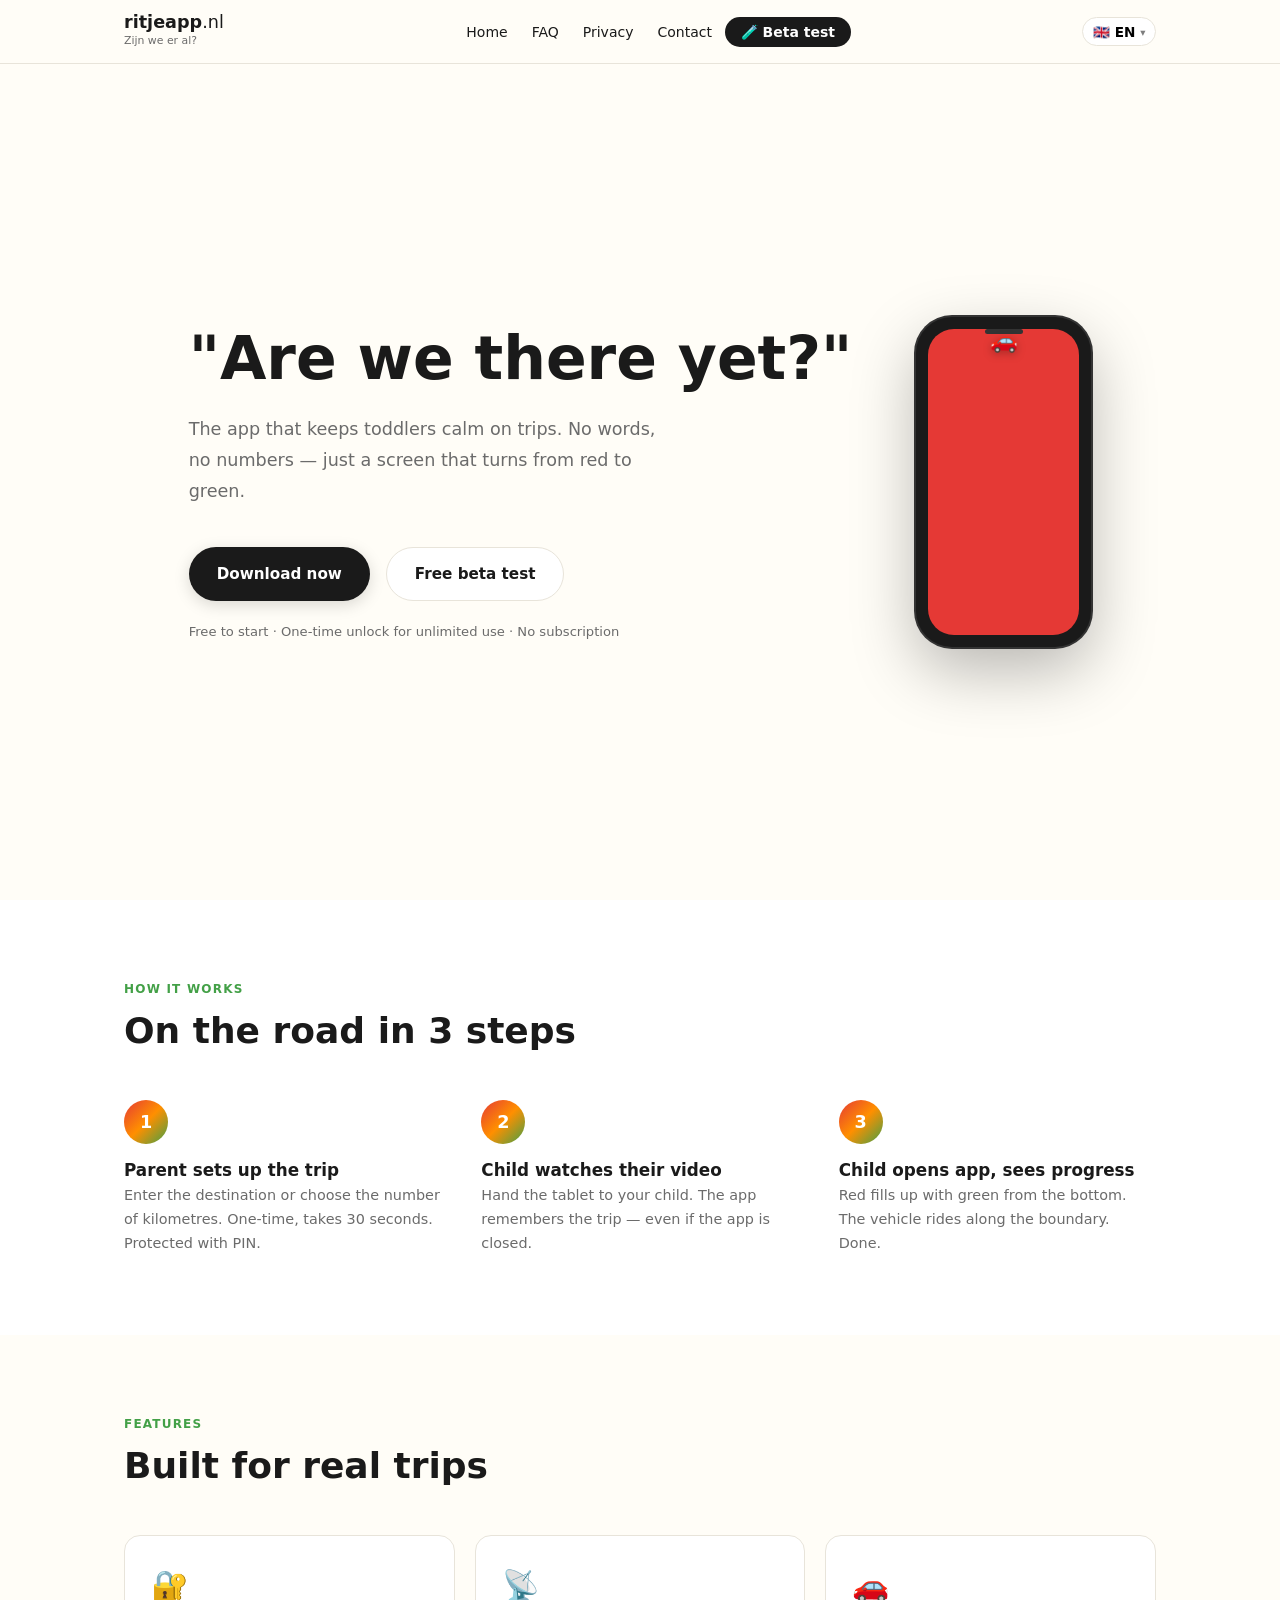
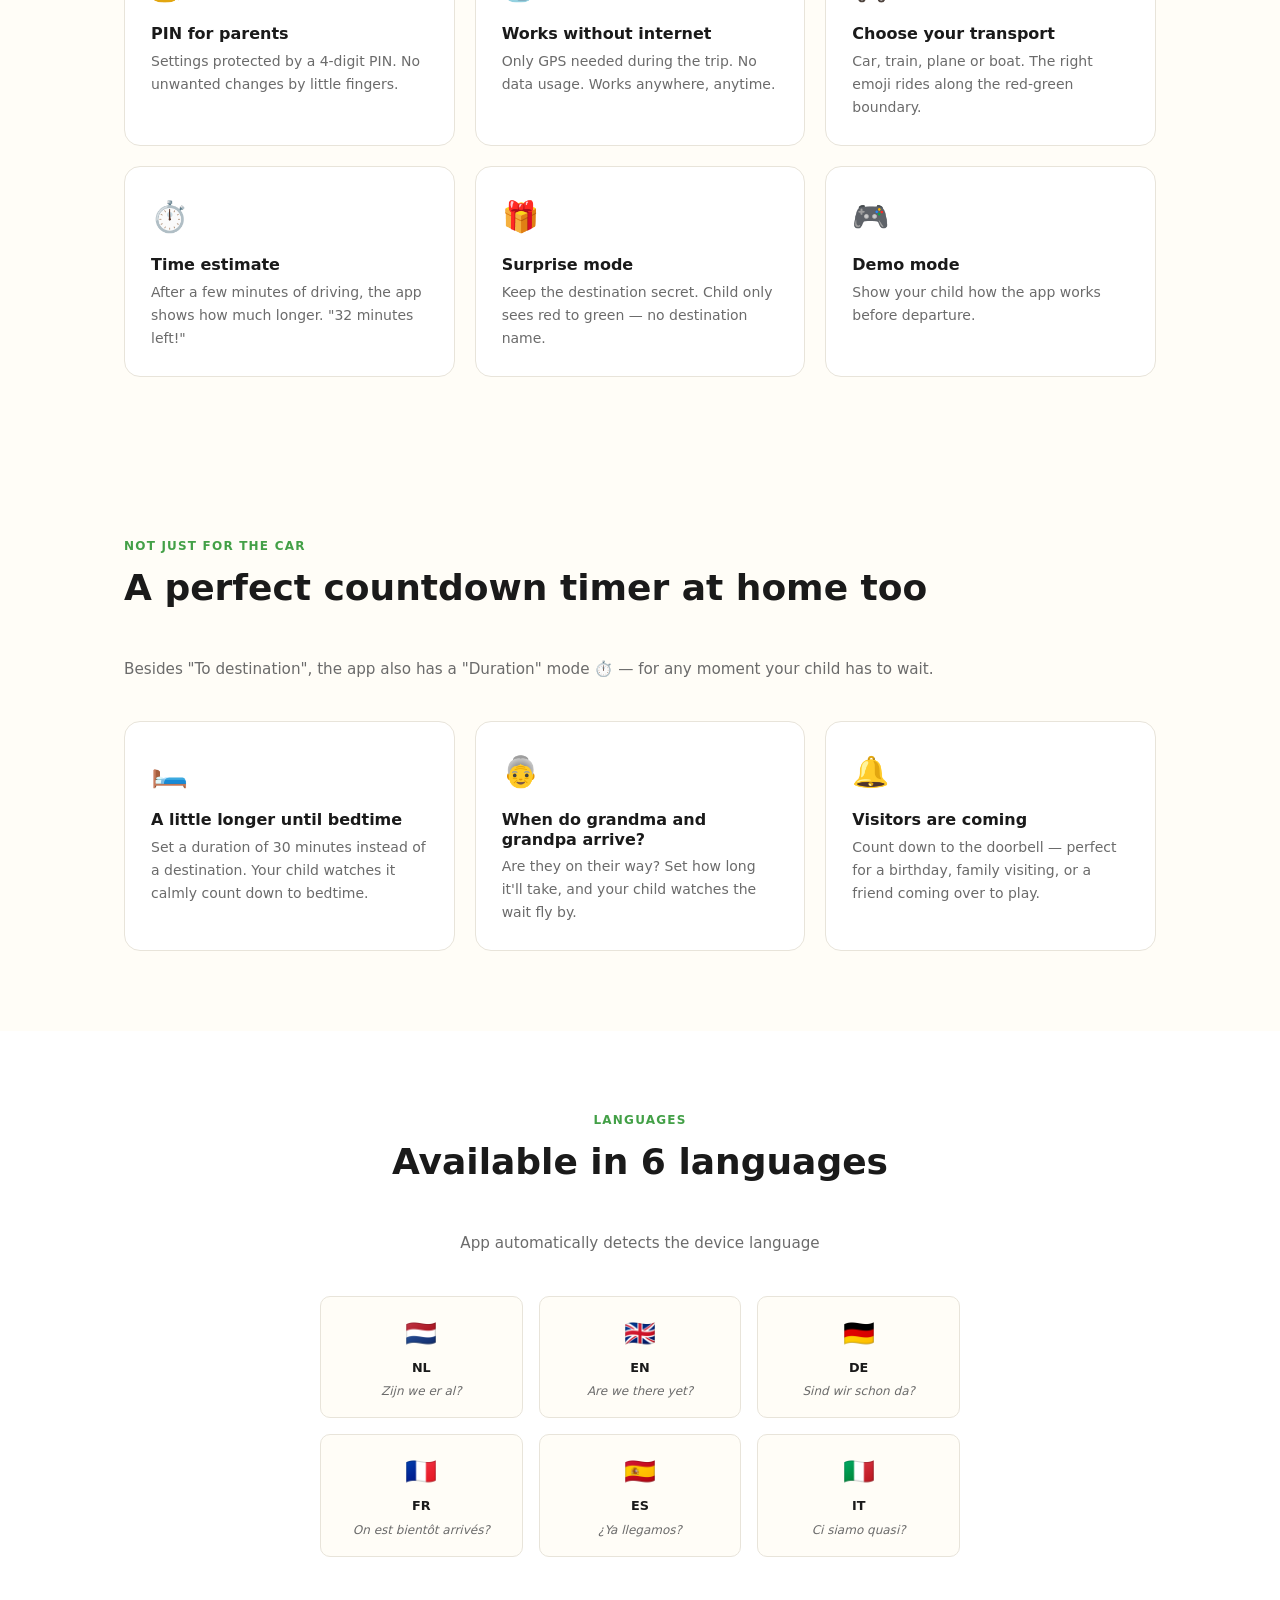
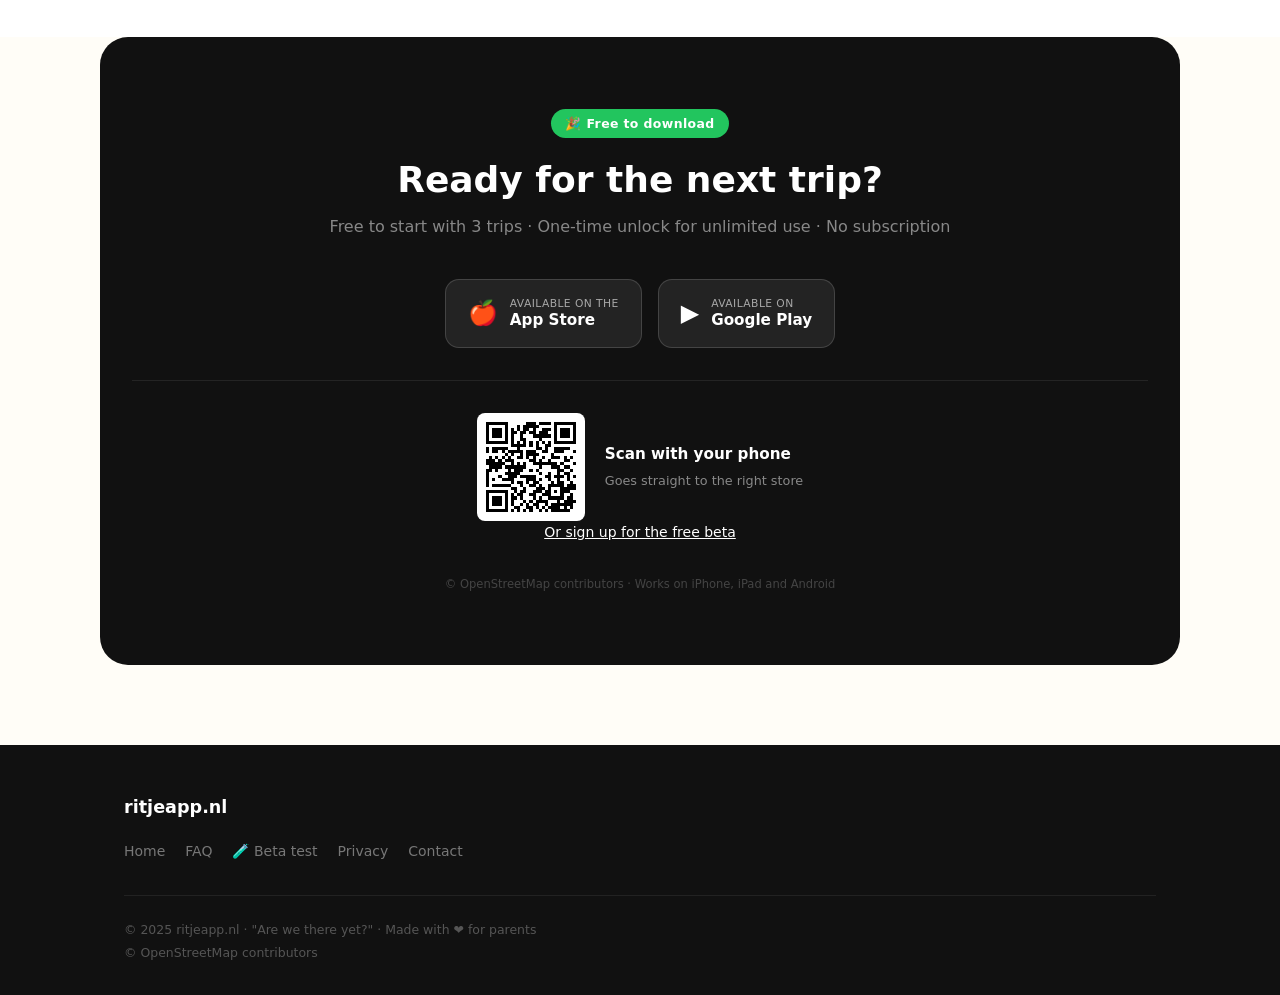
<file: index.html>
<!DOCTYPE html>
<html lang="nl">
<head>
  <script src="analytics.js"></script>
  <meta charset="UTF-8" />
  <meta name="viewport" content="width=device-width, initial-scale=1.0" />
  <title>"Zijn we er al?" — De reisapp voor peuters | ritjeapp.nl</title>
  <meta name="description" content='"Zijn we er al?" is een gratis app voor peuters in de auto. Het scherm kleurt van rood naar groen naarmate de bestemming dichterbij komt.' />
  <link rel="canonical" href="https://www.ritjeapp.nl/" />
  <meta property="og:title" content='"Zijn we er al?" — De reisapp voor peuters' />
  <meta property="og:description" content='Het scherm kleurt van rood naar groen naarmate de bestemming dichterbij komt. Gratis te downloaden.' />
  <meta property="og:url" content="https://www.ritjeapp.nl/" />
  <meta property="og:type" content="website" />
  <meta property="og:image" content="https://www.ritjeapp.nl/social.png" />
  <meta name="twitter:card" content="summary_large_image" />
  <meta name="twitter:title" content='"Zijn we er al?" — De reisapp voor peuters' />
  <meta name="twitter:description" content='Het scherm kleurt van rood naar groen naarmate de bestemming dichterbij komt. Gratis te downloaden.' />
  <meta name="twitter:image" content="https://www.ritjeapp.nl/social.png" />
  <link rel="icon" type="image/svg+xml" href="favicon.svg" />
  <link rel="icon" type="image/png" href="favicon.png" />
  <link rel="apple-touch-icon" href="favicon.png" />
  <link rel="stylesheet" href="styles.css" />
  <script type="application/ld+json">
  {"@context":"https://schema.org","@graph":[
    {"@type":"MobileApplication","name":"Zijn we er al?","alternateName":["Are we there yet?","Sind wir schon da?","On est bientôt arrivés?","¿Ya llegamos?","Ci siamo quasi?"],"description":"De reisapp voor peuters. Het scherm kleurt van rood naar groen naarmate de bestemming dichterbij komt.","offers":{"@type":"Offer","price":"0","priceCurrency":"EUR","availability":"https://schema.org/InStock"},"availableLanguage":["nl","en","de","fr","es","it"],"operatingSystem":"iOS, Android","applicationCategory":"TravelApplication","featureList":["Pincode beveiliging","Werkt offline / GPS only","Kies vervoersmiddel","Tijdsduur-modus voor elk wachtmoment","Tijdsinschatting","Verrassing modus","Demo modus"]},
    {"@type":"WebSite","name":"ritjeapp.nl","url":"https://www.ritjeapp.nl"},
    {"@type":"Organization","name":"ritjeapp.nl","url":"https://www.ritjeapp.nl","contactPoint":{"@type":"ContactPoint","email":"info@ritjeapp.nl","contactType":"customer support"}}
  ]}
  </script>
</head>
<body data-page="home">

<nav>
  <div class="nav-inner">
    <a href="index.html" class="nav-logo">
      <span class="logo-main">ritjeapp<span>.nl</span></span>
      <span class="logo-sub">Zijn we er al?</span>
    </a>
    <button class="nav-hamburger" id="hamburger" aria-label="Menu"><span></span><span></span><span></span></button>
    <ul class="nav-links" id="nav-links">
      <li><a href="index.html" data-i18n="nav.home">Home</a></li>
      <li><a href="faq.html" data-i18n="nav.faq">FAQ</a></li>
      <li><a href="privacy.html" data-i18n="nav.privacy">Privacy</a></li>
      <li><a href="contact.html" data-i18n="nav.contact">Contact</a></li>
      <li><a href="beta.html" class="nav-cta" data-i18n="nav.beta">🧪 Beta testen</a></li>
    </ul>
    <div id="lang-picker">
      <button id="lp-toggle" aria-label="Language"><span id="lp-flag">🇳🇱</span> <span id="lp-code">NL</span> <span class="lp-arrow">▾</span></button>
      <div id="lp-dropdown">
        <button class="lp-btn active" data-lang="nl">🇳🇱 NL</button>
        <button class="lp-btn" data-lang="en">🇬🇧 EN</button>
        <button class="lp-btn" data-lang="de">🇩🇪 DE</button>
        <button class="lp-btn" data-lang="fr">🇫🇷 FR</button>
        <button class="lp-btn" data-lang="es">🇪🇸 ES</button>
        <button class="lp-btn" data-lang="it">🇮🇹 IT</button>
      </div>
    </div>
  </div>
</nav>

<section class="hero">
  <div class="container">
    <div class="hero-inner">
      <div class="hero-content">
        <h1 data-i18n="hero.title">"Zijn we er al?"</h1>
        <p class="hero-subline" data-i18n="hero.subline">De app die peuters kalm houdt op reis. Geen woorden, geen getallen — gewoon een scherm dat van rood naar groen kleurt.</p>
        <div class="hero-buttons">
          <a href="#download" class="btn-primary" data-i18n="hero.btn.download">Download nu</a>
          <a href="beta.html" class="btn-secondary" data-i18n="hero.btn.beta">Gratis beta testen</a>
        </div>
        <p class="hero-meta" data-i18n="hero.meta">Gratis starten · Eenmalig ontgrendelen voor onbeperkt gebruik · Geen abonnement</p>
      </div>
      <div class="phone-wrap">
        <div class="phone">
          <div class="phone-screen">
            <div class="phone-fill"></div>
            <div class="phone-car">🚗</div>
          </div>
        </div>
      </div>
    </div>
  </div>
</section>

<section class="how-section">
  <div class="container">
    <p class="section-label" data-i18n="how.label">Hoe het werkt</p>
    <h2 class="section-title" data-i18n="how.title">In 3 stappen onderweg</h2>
    <div class="steps">
      <div class="step"><div class="step-number">1</div><div><h3 data-i18n="how.step1.title">Ouder stelt de rit in</h3><p data-i18n="how.step1.text">Voer de bestemming in of kies het aantal kilometers. Eenmalig, duurt 30 seconden. Beveiligd met pincode.</p></div></div>
      <div class="step"><div class="step-number">2</div><div><h3 data-i18n="how.step2.title">Kind kijkt zijn filmpje</h3><p data-i18n="how.step2.text">Geef de tablet aan je kind. De app onthoudt de rit — ook als de app gesloten wordt.</p></div></div>
      <div class="step"><div class="step-number">3</div><div><h3 data-i18n="how.step3.title">Kind opent app, ziet voortgang</h3><p data-i18n="how.step3.text">Rood vult zich van onderaf groen. Het voertuig rijdt mee op de grens. Klaar.</p></div></div>
    </div>
  </div>
</section>

<section class="features-section">
  <div class="container">
    <p class="section-label" data-i18n="features.label">Features</p>
    <h2 class="section-title" data-i18n="features.title">Gemaakt voor echte ritten</h2>
    <div class="features-grid">
      <div class="feature-card"><span class="feature-icon">🔐</span><h3 data-i18n="f1.title">Pincode voor ouders</h3><p data-i18n="f1.text">Instellingen afgeschermd met een 4-cijferige pincode. Geen ongewenste wijzigingen door kleine vingers.</p></div>
      <div class="feature-card"><span class="feature-icon">📡</span><h3 data-i18n="f2.title">Werkt zonder internet</h3><p data-i18n="f2.text">Alleen GPS nodig tijdens de rit. Geen dataverbruik. Werkt altijd en overal.</p></div>
      <div class="feature-card"><span class="feature-icon">🚗</span><h3 data-i18n="f3.title">Kies je vervoer</h3><p data-i18n="f3.text">Auto, trein, vliegtuig of boot. Het juiste icoontje rijdt mee op de grens van rood en groen.</p></div>
      <div class="feature-card"><span class="feature-icon">⏱️</span><h3 data-i18n="f4.title">Tijdsinschatting</h3><p data-i18n="f4.text">Na een paar minuten rijden toont de app automatisch hoe lang het nog duurt. "Nog 32 minuten!"</p></div>
      <div class="feature-card"><span class="feature-icon">🎁</span><h3 data-i18n="f5.title">Verrassing modus</h3><p data-i18n="f5.text">Houd de bestemming geheim. Kind ziet alleen rood naar groen — geen naam van de bestemming.</p></div>
      <div class="feature-card"><span class="feature-icon">🎮</span><h3 data-i18n="f6.title">Demo modus</h3><p data-i18n="f6.text">Laat je kind voor vertrek zien hoe de app werkt.</p></div>
    </div>
  </div>
</section>

<section class="features-section usecases-section">
  <div class="container">
    <p class="section-label" data-i18n="usecases.label">Niet alleen voor de auto</p>
    <h2 class="section-title" data-i18n="usecases.title">Ook een perfecte teller voor thuis</h2>
    <p class="lang-subtitle" data-i18n="usecases.subtitle">Naast "Naar bestemming" heeft de app ook een "Tijdsduur"-modus ⏱️ — voor elk moment dat je kind moet wachten.</p>
    <div class="features-grid">
      <div class="feature-card"><span class="feature-icon">🛏️</span><h3 data-i18n="uc1.title">Nog even wachten tot bedtijd</h3><p data-i18n="uc1.text">Zet een tijdsduur van 30 minuten in plaats van een bestemming. Je kind ziet rustig aftellen tot het bedtijd is.</p></div>
      <div class="feature-card"><span class="feature-icon">👵</span><h3 data-i18n="uc2.title">Wanneer komen opa en oma?</h3><p data-i18n="uc2.text">Zijn ze onderweg? Stel in hoe lang het nog duurt, en je kind ziet het wachten voorbijgaan.</p></div>
      <div class="feature-card"><span class="feature-icon">🔔</span><h3 data-i18n="uc3.title">Er komt bezoek</h3><p data-i18n="uc3.text">Tel af tot de bel gaat — ideaal bij een verjaardag, familie op bezoek of een vriendje dat komt spelen.</p></div>
    </div>
  </div>
</section>

<section class="languages-section">
  <div class="container">
    <p class="section-label" data-i18n="lang.label">Talen</p>
    <h2 class="section-title" data-i18n="lang.title">Beschikbaar in 6 talen</h2>
    <p class="lang-subtitle" data-i18n="lang.subtitle">App detecteert automatisch de apparaattaal</p>
    <div class="lang-grid">
      <div class="lang-pill"><span class="flag">🇳🇱</span><span class="lang-code">NL</span><span class="lang-phrase">Zijn we er al?</span></div>
      <div class="lang-pill"><span class="flag">🇬🇧</span><span class="lang-code">EN</span><span class="lang-phrase">Are we there yet?</span></div>
      <div class="lang-pill"><span class="flag">🇩🇪</span><span class="lang-code">DE</span><span class="lang-phrase">Sind wir schon da?</span></div>
      <div class="lang-pill"><span class="flag">🇫🇷</span><span class="lang-code">FR</span><span class="lang-phrase">On est bientôt arrivés?</span></div>
      <div class="lang-pill"><span class="flag">🇪🇸</span><span class="lang-code">ES</span><span class="lang-phrase">¿Ya llegamos?</span></div>
      <div class="lang-pill"><span class="flag">🇮🇹</span><span class="lang-code">IT</span><span class="lang-phrase">Ci siamo quasi?</span></div>
    </div>
  </div>
</section>

<div class="download-outer" id="download">
  <div class="download-section">
    <p class="free-badge" data-i18n="dl.free">🎉 Gratis te downloaden</p>
    <h2 data-i18n="dl.title">Klaar voor de volgende rit?</h2>
    <p class="download-subtitle" data-i18n="dl.subtitle">Gratis starten met 3 ritten · Eenmalig ontgrendelen voor onbeperkt gebruik · Geen abonnement</p>
    <div class="store-buttons">
      <a href="https://apps.apple.com/us/app/zijn-we-er-al/id6768521527" class="store-btn" target="_blank" rel="noopener">
        <span class="store-icon">🍎</span>
        <span class="store-text"><span class="store-label" data-i18n="dl.apple.label">Beschikbaar in de</span><span class="store-name" data-i18n="dl.apple.name">App Store</span></span>
      </a>
      <a href="https://play.google.com/store/apps/details?id=com.zijnweereal.app" class="store-btn" target="_blank" rel="noopener">
        <span class="store-icon">▶️</span>
        <span class="store-text"><span class="store-label" data-i18n="dl.play.label">Beschikbaar op</span><span class="store-name" data-i18n="dl.play.name">Google Play</span></span>
      </a>
    </div>
    <div class="qr-section">
      <div class="qr-wrap">
        <svg xmlns="http://www.w3.org/2000/svg" width="200" height="200" viewBox="0 0 31 31" shape-rendering="crispEdges"><path fill="#ffffff" d="M0 0h31v31H0z"/><path stroke="#000000" d="M1 1.5h7m6 0h3m1 0h4m1 0h7M1 2.5h1m5 0h1m3 0h1m1 0h5m5 0h1m5 0h1M1 3.5h1m1 0h3m1 0h1m1 0h1m1 0h1m1 0h2m1 0h1m2 0h3m1 0h1m1 0h3m1 0h1M1 4.5h1m1 0h3m1 0h1m1 0h2m1 0h2m1 0h2m1 0h3m2 0h1m1 0h3m1 0h1M1 5.5h1m1 0h3m1 0h1m1 0h1m2 0h1m3 0h6m1 0h1m1 0h3m1 0h1M1 6.5h1m5 0h1m1 0h1m2 0h2m4 0h1m4 0h1m5 0h1M1 7.5h7m1 0h1m1 0h1m1 0h1m1 0h1m1 0h1m1 0h1m1 0h1m1 0h7M9 8.5h5m1 0h1m1 0h1m2 0h2M1 9.5h1m1 0h5m3 0h1m5 0h2m1 0h1m2 0h5M1 10.5h1m1 0h2m1 0h1m1 0h5m1 0h3m2 0h2m2 0h3m3 0h1M7 11.5h1m1 0h1m2 0h1m1 0h4m4 0h1M2 12.5h1m1 0h1m1 0h1m1 0h1m2 0h2m1 0h1m1 0h1m2 0h1m2 0h3m1 0h1m1 0h1M1 13.5h3m1 0h1m1 0h3m5 0h2m1 0h1m2 0h1m4 0h2M1 14.5h6m2 0h1m1 0h1m1 0h1m2 0h8m1 0h1m3 0h1M2 15.5h4m1 0h7m4 0h1m3 0h3m1 0h2M1 16.5h2m1 0h1m3 0h1m1 0h3m2 0h1m1 0h1m6 0h2m2 0h1M1 17.5h1m5 0h5m6 0h1m2 0h1m2 0h1m1 0h2M1 18.5h1m3 0h1m2 0h3m1 0h5m3 0h2m1 0h3m1 0h1m1 0h1M1 19.5h1m1 0h1m2 0h4m4 0h3m1 0h1m2 0h1m2 0h1m2 0h1M1 20.5h1m7 0h1m1 0h2m1 0h1m1 0h2m4 0h1m1 0h2m2 0h1M1 21.5h1m1 0h6m3 0h1m2 0h2m1 0h1m2 0h5m1 0h3M9 22.5h2m2 0h1m3 0h3m1 0h1m3 0h5M1 23.5h7m2 0h1m1 0h2m2 0h3m1 0h2m1 0h1m1 0h3M1 24.5h1m5 0h1m1 0h1m1 0h2m2 0h2m2 0h3m3 0h1m2 0h1M1 25.5h1m1 0h3m1 0h1m1 0h2m1 0h1m3 0h1m1 0h1m2 0h5m1 0h2M1 26.5h1m1 0h3m1 0h1m1 0h1m3 0h1m1 0h1m1 0h4m3 0h1m1 0h4M1 27.5h1m1 0h3m1 0h1m1 0h1m2 0h1m1 0h1m1 0h2m2 0h1m1 0h7M1 28.5h1m5 0h1m2 0h2m2 0h2m1 0h1m1 0h1m1 0h4m1 0h1m1 0h1M1 29.5h7m1 0h1m1 0h1m1 0h1m1 0h1m2 0h1m1 0h1m1 0h6"/></svg>
      </div>
      <div class="qr-text">
        <p class="qr-title" data-i18n="dl.qr.title">Scan met je telefoon</p>
        <p class="qr-sub" data-i18n="dl.qr.sub">Gaat direct naar de juiste store</p>
      </div>
    </div>
    <p class="download-beta"><a href="beta.html" data-i18n="dl.beta">Of meld je aan voor de gratis beta</a></p>
    <p class="download-small" data-i18n="dl.small">© OpenStreetMap contributors · Werkt op iPhone, iPad en Android</p>
  </div>
</div>

<footer>
  <div class="footer-inner">
    <div class="footer-logo">ritjeapp.nl</div>
    <ul class="footer-links">
      <li><a href="index.html" data-i18n="nav.home">Home</a></li>
      <li><a href="faq.html" data-i18n="nav.faq">FAQ</a></li>
      <li><a href="beta.html" data-i18n="nav.beta">🧪 Beta testen</a></li>
      <li><a href="privacy.html" data-i18n="nav.privacy">Privacy</a></li>
      <li><a href="contact.html" data-i18n="nav.contact">Contact</a></li>
    </ul>
    <div class="footer-copy">
      <span data-i18n="footer.copy">© 2025 ritjeapp.nl · "Zijn we er al?" · Gemaakt met ❤️ voor ouders</span>
      <span>© OpenStreetMap contributors</span>
    </div>
  </div>
</footer>

<script src="translations.js"></script>
<script src="script.js"></script>
</body>
</html>
</file>
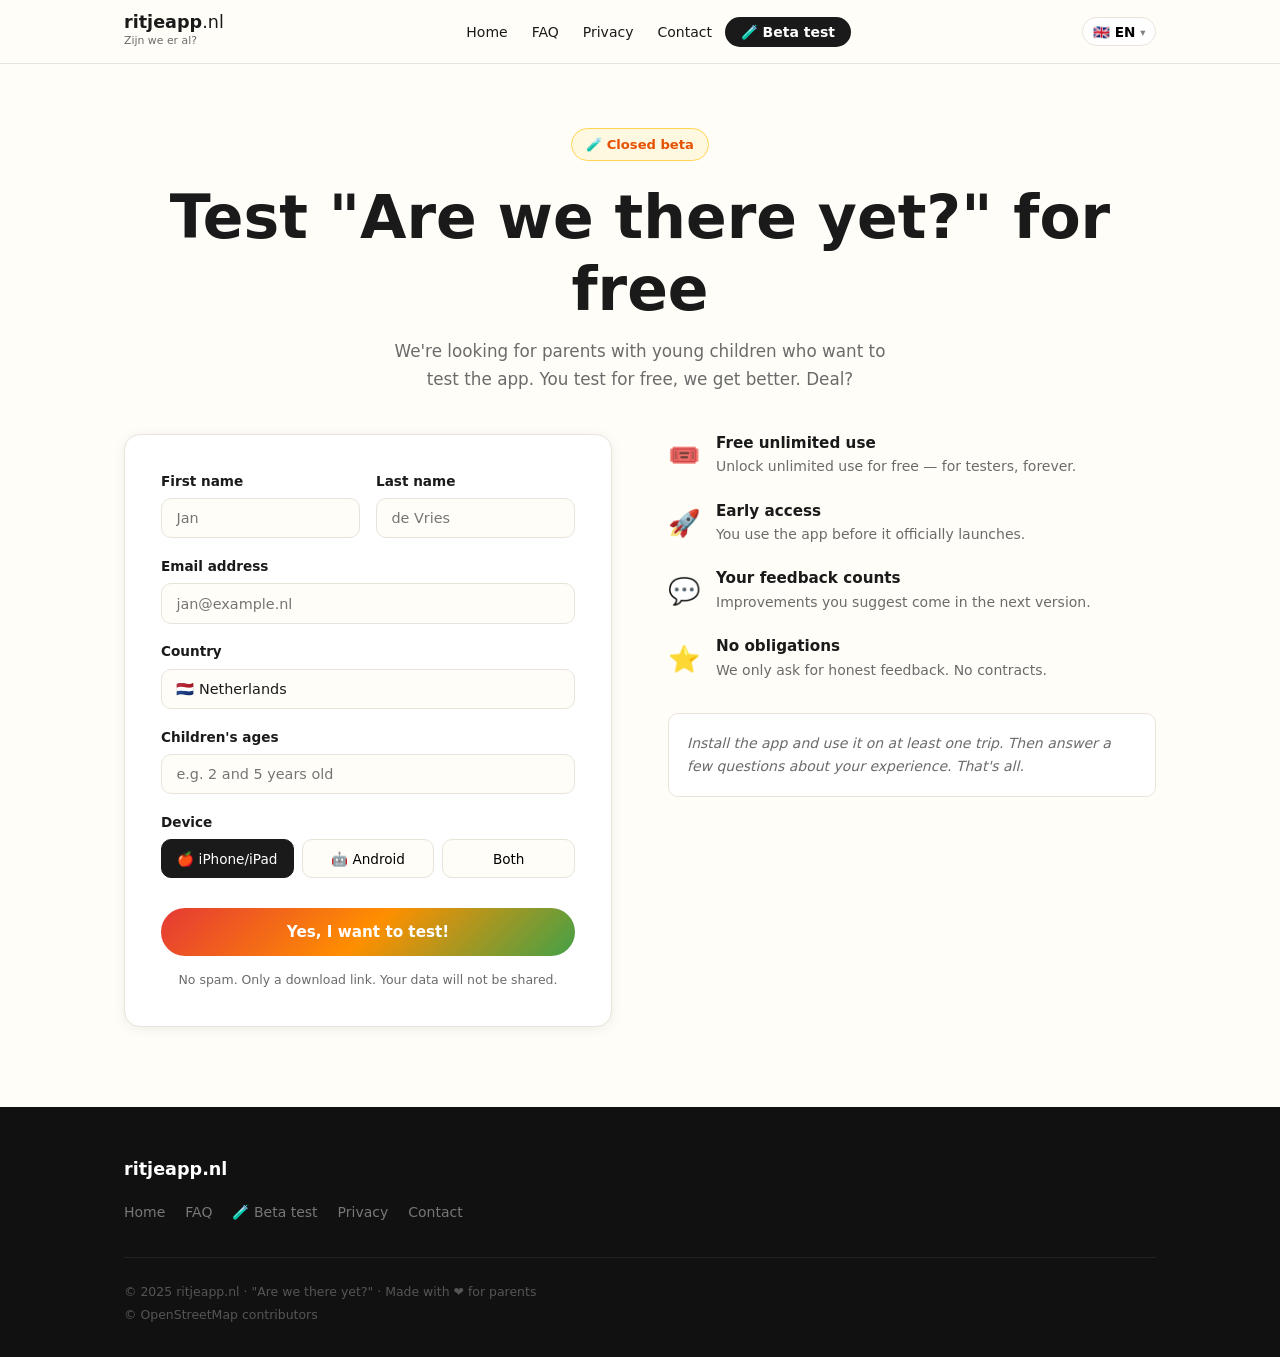
<file: beta.html>
<!DOCTYPE html>
<html lang="nl">
<head>
  <script src="analytics.js"></script>
  <meta charset="UTF-8" /><meta name="viewport" content="width=device-width, initial-scale=1.0" />
  <title>Beta testen — "Zijn we er al?" | ritjeapp.nl</title>
  <meta name="description" content='Meld je aan als betatester voor "Zijn we er al?" en test de app gratis.' />
  <link rel="canonical" href="https://www.ritjeapp.nl/beta.html" />
  <meta property="og:title" content='Beta testen — "Zijn we er al?"' />
  <meta property="og:description" content='Meld je aan als betatester voor "Zijn we er al?" en test de app gratis.' />
  <meta property="og:url" content="https://www.ritjeapp.nl/beta.html" />
  <meta property="og:type" content="website" />
  <meta property="og:image" content="https://www.ritjeapp.nl/social.png" />
  <meta name="twitter:card" content="summary_large_image" />
  <link rel="icon" type="image/svg+xml" href="favicon.svg" />
  <link rel="icon" type="image/png" href="favicon.png" />
  <link rel="apple-touch-icon" href="favicon.png" />
  <link rel="stylesheet" href="styles.css" />
</head>
<body data-page="beta">
<nav>
  <div class="nav-inner">
    <a href="index.html" class="nav-logo"><span class="logo-main">ritjeapp<span>.nl</span></span><span class="logo-sub">Zijn we er al?</span></a>
    <button class="nav-hamburger" id="hamburger" aria-label="Menu"><span></span><span></span><span></span></button>
    <ul class="nav-links" id="nav-links">
      <li><a href="index.html" data-i18n="nav.home">Home</a></li>
      <li><a href="faq.html" data-i18n="nav.faq">FAQ</a></li>
      <li><a href="privacy.html" data-i18n="nav.privacy">Privacy</a></li>
      <li><a href="contact.html" data-i18n="nav.contact">Contact</a></li>
      <li><a href="beta.html" class="nav-cta" data-i18n="nav.beta">🧪 Beta testen</a></li>
    </ul>
    <div id="lang-picker">
      <button id="lp-toggle" aria-label="Language"><span id="lp-flag">🇳🇱</span> <span id="lp-code">NL</span> <span class="lp-arrow">▾</span></button>
      <div id="lp-dropdown">
        <button class="lp-btn active" data-lang="nl">🇳🇱 NL</button>
        <button class="lp-btn" data-lang="en">🇬🇧 EN</button>
        <button class="lp-btn" data-lang="de">🇩🇪 DE</button>
        <button class="lp-btn" data-lang="fr">🇫🇷 FR</button>
        <button class="lp-btn" data-lang="es">🇪🇸 ES</button>
        <button class="lp-btn" data-lang="it">🇮🇹 IT</button>
      </div>
    </div>
  </div>
</nav>

<div class="beta-hero">
  <div class="container">
    <span class="badge" data-i18n="beta.badge">🧪 Gesloten beta</span>
    <h1 data-i18n="beta.title">Test "Zijn we er al?" gratis</h1>
    <p style="color:var(--text-light);font-size:1.05rem;max-width:520px;margin:0.75rem auto 0;line-height:1.7;" data-i18n="beta.subline">Wij zoeken ouders met jonge kinderen die de app willen testen. Jij test gratis, wij worden beter. Deal?</p>
  </div>
</div>

<div class="container">
  <div class="beta-layout">
    <div>
      <div class="beta-form-wrap" id="beta-form-wrap">
        <form id="beta-form" novalidate>
          <div style="display:grid;grid-template-columns:1fr 1fr;gap:1rem;">
            <div class="form-group"><label for="voornaam" data-i18n="beta.l.firstname">Voornaam</label><input type="text" id="voornaam" name="voornaam" required placeholder="Jan" /></div>
            <div class="form-group"><label for="achternaam" data-i18n="beta.l.lastname">Achternaam</label><input type="text" id="achternaam" name="achternaam" required placeholder="de Vries" /></div>
          </div>
          <div class="form-group"><label for="email" data-i18n="beta.l.email">E-mailadres</label><input type="email" id="email" name="email" required placeholder="jan@example.nl" /></div>
          <div class="form-group">
            <label for="land" data-i18n="beta.l.country">Land</label>
            <select id="land" name="land">
              <option value="NL" data-i18n="beta.opt.nl">🇳🇱 Nederland</option>
              <option value="DE" data-i18n="beta.opt.de">🇩🇪 Duitsland</option>
              <option value="GB" data-i18n="beta.opt.gb">🇬🇧 Verenigd Koninkrijk</option>
              <option value="FR" data-i18n="beta.opt.fr">🇫🇷 Frankrijk</option>
              <option value="ES" data-i18n="beta.opt.es">🇪🇸 Spanje</option>
              <option value="IT" data-i18n="beta.opt.it">🇮🇹 Italië</option>
              <option value="other" data-i18n="beta.opt.other">Anders</option>
            </select>
          </div>
          <div class="form-group"><label for="kinderen" data-i18n="beta.l.kids">Leeftijd kinderen</label><input type="text" id="kinderen" name="kinderen" data-i18n-ph="beta.kids.ph" placeholder="bijv. 2 en 5 jaar" /></div>
          <div class="form-group">
            <label data-i18n="beta.l.device">Apparaat</label>
            <div class="device-buttons">
              <button type="button" class="device-btn active" data-value="ios" data-i18n="beta.dev.ios">🍎 iPhone/iPad</button>
              <button type="button" class="device-btn" data-value="android" data-i18n="beta.dev.android">🤖 Android</button>
              <button type="button" class="device-btn" data-value="both" data-i18n="beta.dev.both">Beide</button>
            </div>
            <input type="hidden" id="device-input" name="device" value="ios" />
          </div>
          <button type="submit" class="btn-submit" data-i18n="beta.submit">Ja, ik wil testen!</button>
          <p class="form-disclaimer" data-i18n="beta.disclaimer">Geen spam. Alleen een downloadlink. Je gegevens worden niet gedeeld.</p>
        </form>
      </div>
      <div class="beta-success" id="beta-success">
        <span class="success-icon">🎉</span>
        <h2 data-i18n="beta.ok.title">Aangemeld!</h2>
        <p data-i18n="beta.ok.text">Je ontvangt een e-mail met je gratis downloadlink voor "Zijn we er al?" zodra je geselecteerd bent. Gemiddeld 1–3 dagen.</p>
      </div>
    </div>
    <div>
      <div class="beta-benefits">
        <div class="benefit-item"><span class="benefit-icon">🎟️</span><div><h3 data-i18n="beta.b1.title">Gratis onbeperkt gebruik</h3><p data-i18n="beta.b1.text">Ontgrendel onbeperkt gebruik gratis — voor testers, voor altijd.</p></div></div>
        <div class="benefit-item"><span class="benefit-icon">🚀</span><div><h3 data-i18n="beta.b2.title">Vroege toegang</h3><p data-i18n="beta.b2.text">Je gebruikt de app voordat hij officieel uitkomt.</p></div></div>
        <div class="benefit-item"><span class="benefit-icon">💬</span><div><h3 data-i18n="beta.b3.title">Jouw feedback telt</h3><p data-i18n="beta.b3.text">Verbeteringen die jij aandraagt komen in de volgende versie.</p></div></div>
        <div class="benefit-item"><span class="benefit-icon">⭐</span><div><h3 data-i18n="beta.b4.title">Geen verplichtingen</h3><p data-i18n="beta.b4.text">We vragen alleen om eerlijke feedback. Geen contracten.</p></div></div>
      </div>
      <div class="beta-ask" data-i18n="beta.ask">De app installeren en op minimaal één rit gebruiken. Daarna een paar vragen beantwoorden over je ervaring. Dat is alles.</div>
    </div>
  </div>
</div>

<footer>
  <div class="footer-inner">
    <div class="footer-logo">ritjeapp.nl</div>
    <ul class="footer-links">
      <li><a href="index.html" data-i18n="nav.home">Home</a></li>
      <li><a href="faq.html" data-i18n="nav.faq">FAQ</a></li>
      <li><a href="beta.html" data-i18n="nav.beta">🧪 Beta testen</a></li>
      <li><a href="privacy.html" data-i18n="nav.privacy">Privacy</a></li>
      <li><a href="contact.html" data-i18n="nav.contact">Contact</a></li>
    </ul>
    <div class="footer-copy"><span data-i18n="footer.copy">© 2025 ritjeapp.nl · "Zijn we er al?" · Gemaakt met ❤️ voor ouders</span><span>© OpenStreetMap contributors</span></div>
  </div>
</footer>
<script src="translations.js"></script><script src="script.js"></script>
</body>
</html>
</file>
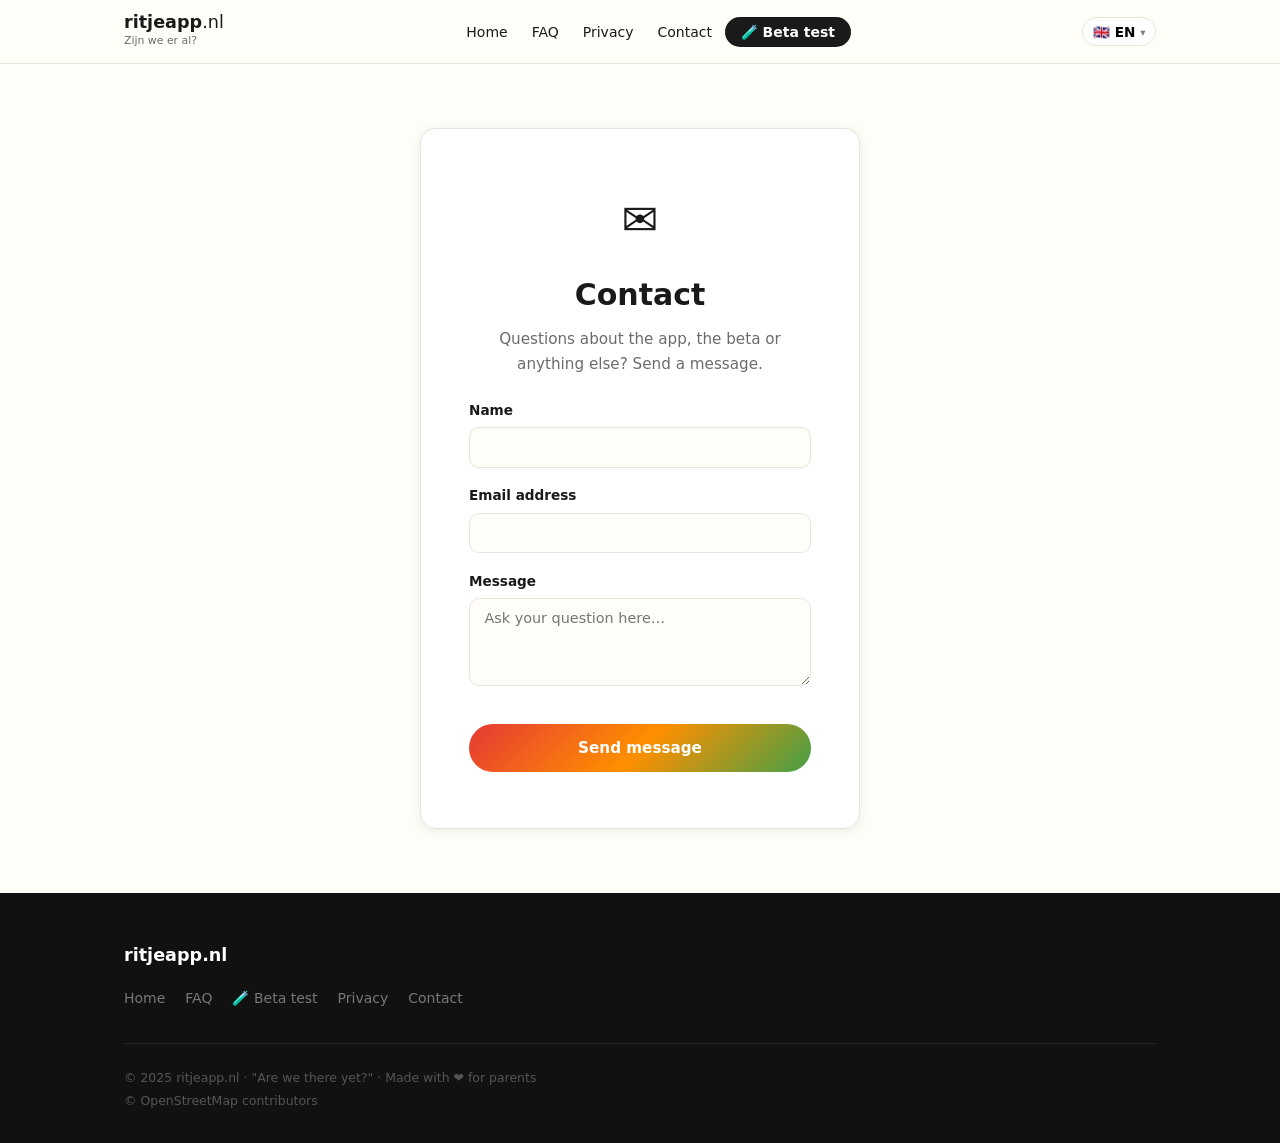
<file: contact.html>
<!DOCTYPE html>
<html lang="nl">
<head>
  <script src="analytics.js"></script>
  <meta charset="UTF-8" /><meta name="viewport" content="width=device-width, initial-scale=1.0" />
  <title>Contact — ritjeapp.nl</title>
  <meta name="description" content='Neem contact op met ritjeapp.nl — makers van "Zijn we er al?".' />
  <link rel="canonical" href="https://www.ritjeapp.nl/contact.html" />
  <meta property="og:title" content='Contact — ritjeapp.nl' />
  <meta property="og:url" content="https://www.ritjeapp.nl/contact.html" />
  <meta property="og:type" content="website" />
  <link rel="icon" type="image/svg+xml" href="favicon.svg" />
  <link rel="icon" type="image/png" href="favicon.png" />
  <link rel="apple-touch-icon" href="favicon.png" />
  <link rel="stylesheet" href="styles.css" />
</head>
<body data-page="contact">
<nav>
  <div class="nav-inner">
    <a href="index.html" class="nav-logo"><span class="logo-main">ritjeapp<span>.nl</span></span><span class="logo-sub">Zijn we er al?</span></a>
    <button class="nav-hamburger" id="hamburger" aria-label="Menu"><span></span><span></span><span></span></button>
    <ul class="nav-links" id="nav-links">
      <li><a href="index.html" data-i18n="nav.home">Home</a></li>
      <li><a href="faq.html" data-i18n="nav.faq">FAQ</a></li>
      <li><a href="privacy.html" data-i18n="nav.privacy">Privacy</a></li>
      <li><a href="contact.html" data-i18n="nav.contact">Contact</a></li>
      <li><a href="beta.html" class="nav-cta" data-i18n="nav.beta">🧪 Beta testen</a></li>
    </ul>
    <div id="lang-picker">
      <button id="lp-toggle" aria-label="Language"><span id="lp-flag">🇳🇱</span> <span id="lp-code">NL</span> <span class="lp-arrow">▾</span></button>
      <div id="lp-dropdown">
        <button class="lp-btn active" data-lang="nl">🇳🇱 NL</button>
        <button class="lp-btn" data-lang="en">🇬🇧 EN</button>
        <button class="lp-btn" data-lang="de">🇩🇪 DE</button>
        <button class="lp-btn" data-lang="fr">🇫🇷 FR</button>
        <button class="lp-btn" data-lang="es">🇪🇸 ES</button>
        <button class="lp-btn" data-lang="it">🇮🇹 IT</button>
      </div>
    </div>
  </div>
</nav>

<div class="contact-wrap">
  <div class="contact-card">
    <span class="contact-icon">✉️</span>
    <h1 data-i18n="contact.title">Contact</h1>
    <p data-i18n="contact.text">Vragen over de app, de beta of iets anders? Stuur een bericht.</p>

    <form id="contact-form" novalidate style="text-align:left;margin-top:1.5rem;">
      <div class="form-group">
        <label for="c-name" data-i18n="contact.l.name">Naam</label>
        <input type="text" id="c-name" name="name" required />
      </div>
      <div class="form-group">
        <label for="c-email" data-i18n="contact.l.email">E-mailadres</label>
        <input type="email" id="c-email" name="email" required />
      </div>
      <div class="form-group">
        <label for="c-msg" data-i18n="contact.l.message">Bericht</label>
        <textarea id="c-msg" name="message" rows="4" required data-i18n-ph="contact.msg.ph" placeholder="Stel je vraag hier…" style="resize:vertical;"></textarea>
      </div>
      <button type="submit" class="btn-submit" data-i18n="contact.submit">Verstuur bericht</button>
    </form>

    <div id="contact-success" class="contact-success-state">
      <span class="success-icon">✅</span>
      <h2 data-i18n="contact.ok.title">Verzonden!</h2>
      <p data-i18n="contact.ok.text">We reageren binnen 24 uur.</p>
    </div>
  </div>
</div>

<footer>
  <div class="footer-inner">
    <div class="footer-logo">ritjeapp.nl</div>
    <ul class="footer-links">
      <li><a href="index.html" data-i18n="nav.home">Home</a></li>
      <li><a href="faq.html" data-i18n="nav.faq">FAQ</a></li>
      <li><a href="beta.html" data-i18n="nav.beta">🧪 Beta testen</a></li>
      <li><a href="privacy.html" data-i18n="nav.privacy">Privacy</a></li>
      <li><a href="contact.html" data-i18n="nav.contact">Contact</a></li>
    </ul>
    <div class="footer-copy"><span data-i18n="footer.copy">© 2025 ritjeapp.nl · "Zijn we er al?" · Gemaakt met ❤️ voor ouders</span><span>© OpenStreetMap contributors</span></div>
  </div>
</footer>
<script src="translations.js"></script><script src="script.js"></script>
</body>
</html>
</file>
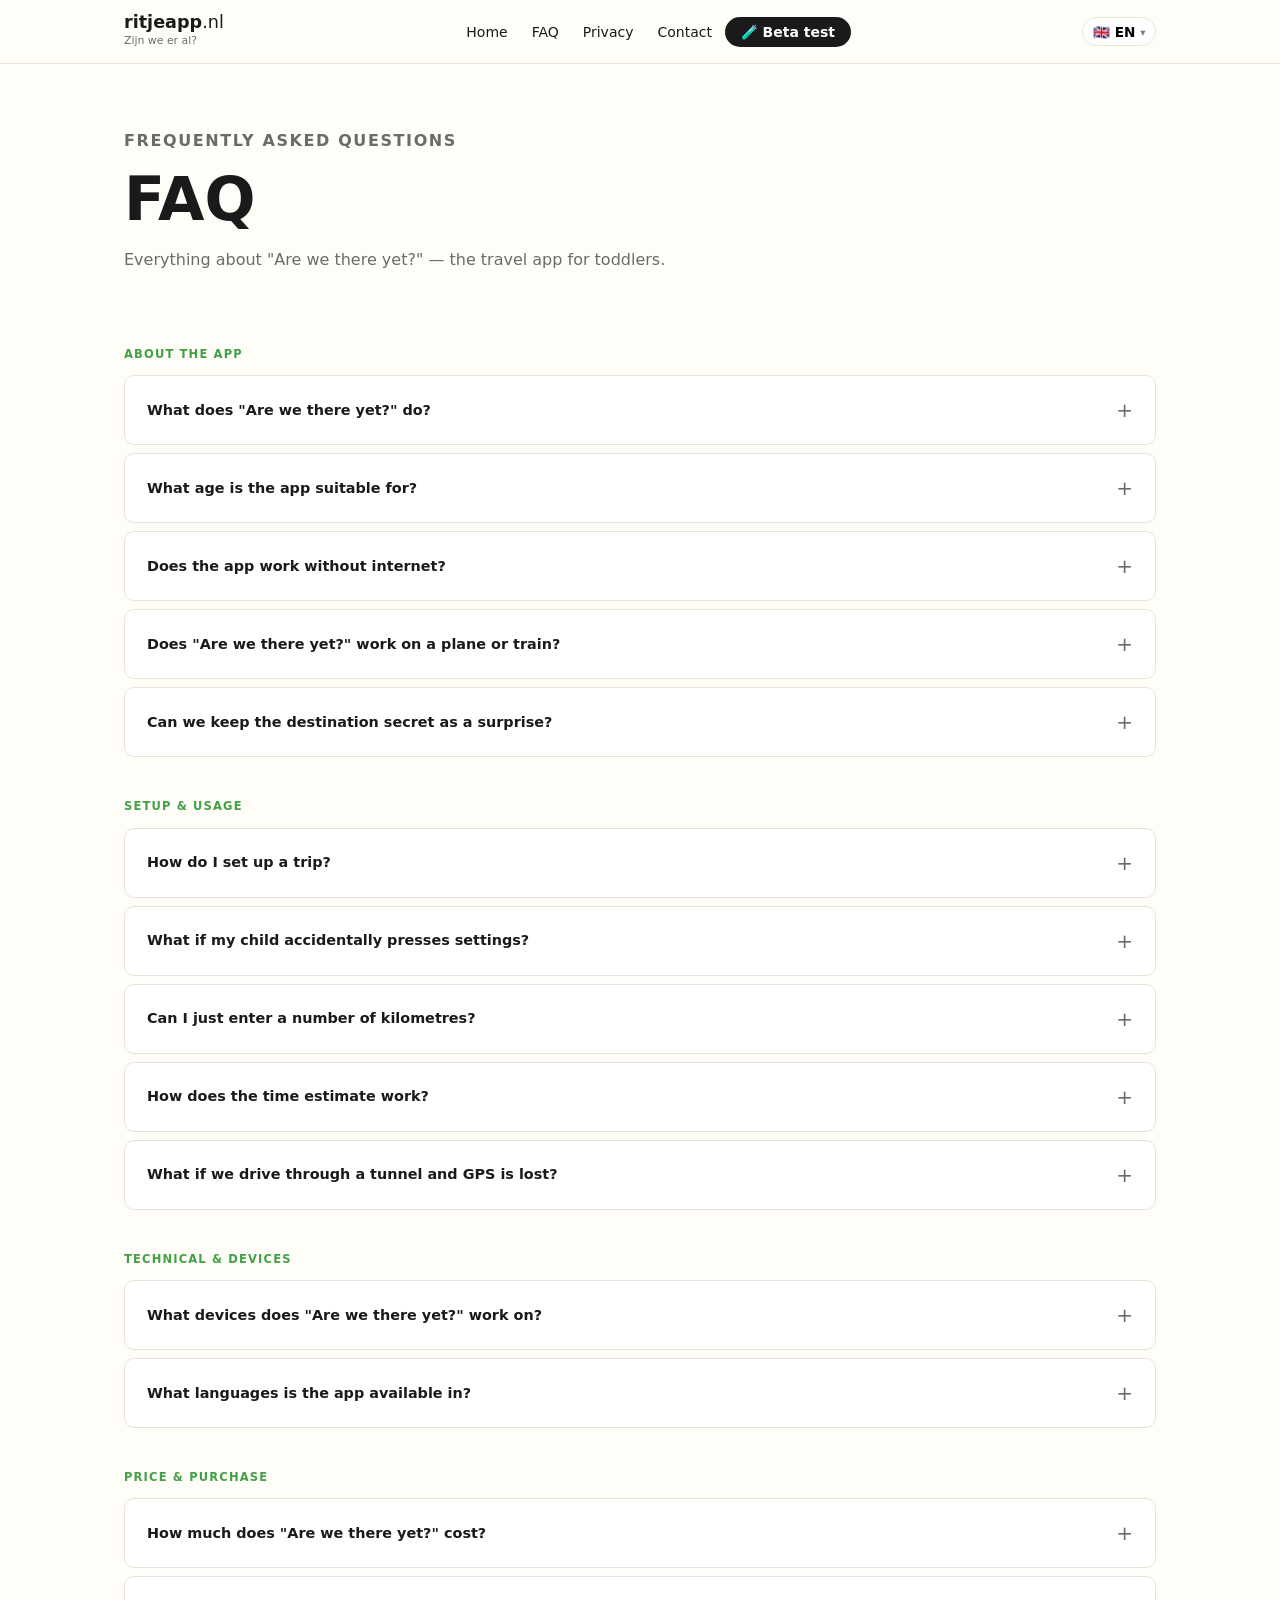
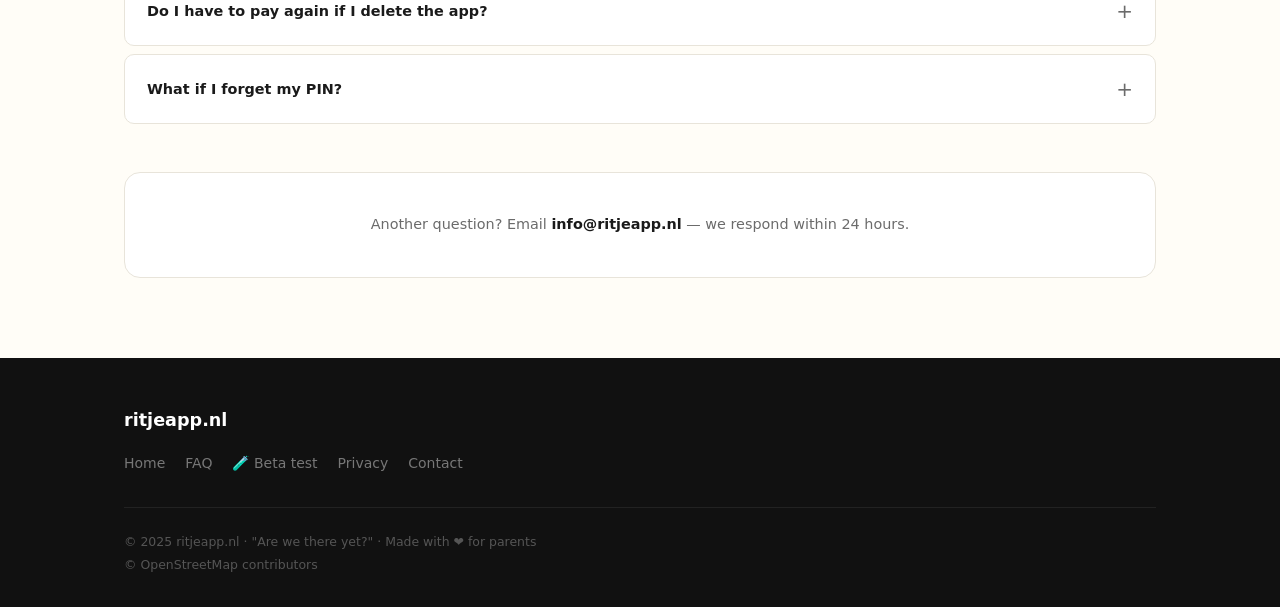
<file: faq.html>
<!DOCTYPE html>
<html lang="nl">
<head>
  <script src="analytics.js"></script>
  <meta charset="UTF-8" /><meta name="viewport" content="width=device-width, initial-scale=1.0" />
  <title>FAQ — "Zijn we er al?" | ritjeapp.nl</title>
  <meta name="description" content="Veelgestelde vragen over de reisapp voor peuters." />
  <link rel="canonical" href="https://www.ritjeapp.nl/faq.html" />
  <meta property="og:title" content='FAQ — "Zijn we er al?"' />
  <meta property="og:description" content="Veelgestelde vragen over de reisapp voor peuters." />
  <meta property="og:url" content="https://www.ritjeapp.nl/faq.html" />
  <meta property="og:type" content="website" />
  <meta property="og:image" content="https://www.ritjeapp.nl/social.png" />
  <meta name="twitter:card" content="summary_large_image" />
  <link rel="icon" type="image/svg+xml" href="favicon.svg" />
  <link rel="icon" type="image/png" href="favicon.png" />
  <link rel="apple-touch-icon" href="favicon.png" />
  <link rel="stylesheet" href="styles.css" />
  <script type="application/ld+json">
  {"@context":"https://schema.org","@type":"FAQPage","mainEntity":[
    {"@type":"Question","name":"Wat doet \"Zijn we er al?\"?","acceptedAnswer":{"@type":"Answer","text":"Een reisapp voor peuters en jonge kinderen. Het scherm is rood en vult zich van onderaf groen naarmate de bestemming dichterbij komt. Een voertuigemoji zweeft op de grens. Geen woorden, geen getallen — zelfs een kind van 2 begrijpt het meteen."}},
    {"@type":"Question","name":"Voor welke leeftijd is de app geschikt?","acceptedAnswer":{"@type":"Answer","text":"Ontworpen voor peuters en kleuters van ongeveer 1 tot 6 jaar. Geen tekst of getallen nodig, dus ook geschikt voor kinderen die nog niet kunnen lezen."}},
    {"@type":"Question","name":"Werkt de app zonder internet?","acceptedAnswer":{"@type":"Answer","text":"Ja. Tijdens de rit werkt de app volledig zonder internet — alleen GPS nodig. Alleen bij het instellen van een bestemming op naam is even internet nodig. Daarna volledig offline."}},
    {"@type":"Question","name":"Werkt \"Zijn we er al?\" ook in het vliegtuig of de trein?","acceptedAnswer":{"@type":"Answer","text":"Ja. Bij het instellen kies je het vervoersmiddel: auto, trein, vliegtuig of boot. De GPS-logica werkt hetzelfde voor alle vervoersmiddelen."}},
    {"@type":"Question","name":"Kunnen we de bestemming geheimhouden als verrassing?","acceptedAnswer":{"@type":"Answer","text":"Ja. In de instellingen zet je de verrassing modus aan. Kind ziet dan alleen rood naar groen — geen naam van de bestemming. Standaard staat dit aan."}},
    {"@type":"Question","name":"Hoe stel ik een rit in?","acceptedAnswer":{"@type":"Answer","text":"De ouder stelt de rit eenmalig in via een pincode-beveiligd instellingenscherm. Kies een vertrekpunt en voer een bestemming in of het aantal kilometers. Na het starten onthoudt de app de rit."}},
    {"@type":"Question","name":"Wat als mijn kind per ongeluk op de instellingen drukt?","acceptedAnswer":{"@type":"Answer","text":"De instellingen zijn beveiligd met een 4-cijferige pincode. Na 3 foute pogingen of 10 seconden zonder invoer gaat het scherm automatisch terug naar het voortgangsscherm."}},
    {"@type":"Question","name":"Hoe werkt de tijdsinschatting?","acceptedAnswer":{"@type":"Answer","text":"Verschijnt na minimaal 10 minuten rijden en minimaal 5 kilometer. Berekend op basis van gemiddelde reissnelheid. Weergave: Nog 32 minuten of Nog 1 uur en 45 minuten."}},
    {"@type":"Question","name":"Op welke apparaten werkt \"Zijn we er al?\"?","acceptedAnswer":{"@type":"Answer","text":"iPhone, iPad en alle Android telefoons en tablets. Past zich automatisch aan het schermformaat aan. Werkt in portrait en landscape modus."}},
    {"@type":"Question","name":"Hoeveel kost \"Zijn we er al?\"?","acceptedAnswer":{"@type":"Answer","text":"De app is gratis te downloaden, met 3 gratis volledige ritten om te proberen. Daarna ontgrendel je onbeperkt gebruik met een eenmalige aankoop — geen abonnement, geen advertenties."}},
    {"@type":"Question","name":"Moet ik opnieuw betalen als ik de app verwijder?","acceptedAnswer":{"@type":"Answer","text":"Nee. Aankoop is gekoppeld aan je App Store of Google Play account. Gratis opnieuw downloaden via Eerder gekochte items."}},
    {"@type":"Question","name":"Wat als ik mijn pincode vergeet?","acceptedAnswer":{"@type":"Answer","text":"Verwijder de app en installeer opnieuw. De aankoop blijft bewaard — je betaalt nooit opnieuw."}}
  ]}
  </script>
</head>
<body data-page="faq">
<nav>
  <div class="nav-inner">
    <a href="index.html" class="nav-logo"><span class="logo-main">ritjeapp<span>.nl</span></span><span class="logo-sub">Zijn we er al?</span></a>
    <button class="nav-hamburger" id="hamburger" aria-label="Menu"><span></span><span></span><span></span></button>
    <ul class="nav-links" id="nav-links">
      <li><a href="index.html" data-i18n="nav.home">Home</a></li>
      <li><a href="faq.html" data-i18n="nav.faq">FAQ</a></li>
      <li><a href="privacy.html" data-i18n="nav.privacy">Privacy</a></li>
      <li><a href="contact.html" data-i18n="nav.contact">Contact</a></li>
      <li><a href="beta.html" class="nav-cta" data-i18n="nav.beta">🧪 Beta testen</a></li>
    </ul>
    <div id="lang-picker">
      <button id="lp-toggle" aria-label="Language"><span id="lp-flag">🇳🇱</span> <span id="lp-code">NL</span> <span class="lp-arrow">▾</span></button>
      <div id="lp-dropdown">
        <button class="lp-btn active" data-lang="nl">🇳🇱 NL</button>
        <button class="lp-btn" data-lang="en">🇬🇧 EN</button>
        <button class="lp-btn" data-lang="de">🇩🇪 DE</button>
        <button class="lp-btn" data-lang="fr">🇫🇷 FR</button>
        <button class="lp-btn" data-lang="es">🇪🇸 ES</button>
        <button class="lp-btn" data-lang="it">🇮🇹 IT</button>
      </div>
    </div>
  </div>
</nav>

<div class="container">
  <div class="page-hero">
    <p class="section-label" data-i18n="faq.label">Veelgestelde vragen</p>
    <h1 data-i18n="faq.title">FAQ</h1>
    <p data-i18n="faq.subtitle">Alles over "Zijn we er al?" — de reisapp voor peuters.</p>
  </div>
  <div class="faq-body">
    <p class="faq-category-title" data-i18n="faq.cat1">Over de app</p>
    <details><summary data-i18n="faq.q1">Wat doet "Zijn we er al?"?</summary><div class="faq-answer" data-i18n="faq.a1">Een reisapp voor peuters en jonge kinderen. Het scherm is rood en vult zich van onderaf groen naarmate de bestemming dichterbij komt. Een voertuigemoji zweeft op de grens. Geen woorden, geen getallen — zelfs een kind van 2 begrijpt het meteen.</div></details>
    <details><summary data-i18n="faq.q2">Voor welke leeftijd is de app geschikt?</summary><div class="faq-answer" data-i18n="faq.a2">Ontworpen voor peuters en kleuters van ongeveer 1 tot 6 jaar. Geen tekst of getallen nodig, dus ook geschikt voor kinderen die nog niet kunnen lezen. Oudere kinderen vinden de tijdsinschatting ook handig.</div></details>
    <details><summary data-i18n="faq.q3">Werkt de app zonder internet?</summary><div class="faq-answer" data-i18n="faq.a3">Ja. Tijdens de rit werkt de app volledig zonder internet — alleen GPS nodig. Alleen bij het instellen van een bestemming op naam is even internet nodig. Daarna volledig offline.</div></details>
    <details><summary data-i18n="faq.q4">Werkt "Zijn we er al?" ook in het vliegtuig of de trein?</summary><div class="faq-answer" data-i18n="faq.a4">Ja. Bij het instellen kies je het vervoersmiddel: auto 🚗, trein 🚂, vliegtuig ✈️ of boot ⛵. Het bijpassende icoontje zweeft op de grens.</div></details>
    <details><summary data-i18n="faq.q5">Kunnen we de bestemming geheimhouden als verrassing?</summary><div class="faq-answer" data-i18n="faq.a5">Ja. In de instellingen zet je de verrassing modus aan. Kind ziet dan alleen rood naar groen — geen naam van de bestemming. Standaard staat dit aan.</div></details>

    <p class="faq-category-title" data-i18n-html="faq.cat2">Instellen &amp; gebruiken</p>
    <details><summary data-i18n="faq.q6">Hoe stel ik een rit in?</summary><div class="faq-answer" data-i18n="faq.a6">De ouder stelt de rit eenmalig in via een pincode-beveiligd instellingenscherm. Kies een vertrekpunt (of gebruik huidige locatie) en voer een bestemming in — of het aantal kilometers. Na het starten onthoudt de app de rit, ook als het kind de app sluit en later weer opent.</div></details>
    <details><summary data-i18n="faq.q7">Wat als mijn kind per ongeluk op de instellingen drukt?</summary><div class="faq-answer" data-i18n="faq.a7">De instellingen zijn beveiligd met een 4-cijferige pincode. Na 3 foute pogingen of 10 seconden zonder invoer gaat het scherm automatisch terug naar het voortgangsscherm. Het kind ziet nooit een foutmelding.</div></details>
    <details><summary data-i18n="faq.q8">Kan ik ook gewoon een aantal kilometers instellen?</summary><div class="faq-answer" data-i18n="faq.a8">Ja. Voer het aantal kilometers in en de app telt via GPS de afgelegde kilometers op. Werkt volledig offline.</div></details>
    <details><summary data-i18n="faq.q9">Hoe werkt de tijdsinschatting?</summary><div class="faq-answer" data-i18n="faq.a9">Verschijnt na minimaal 10 minuten rijden én minimaal 5 kilometer. Berekend op basis van gemiddelde reissnelheid tot dan toe. Weergave: "Nog 32 minuten" of "Nog 1 uur en 45 minuten".</div></details>
    <details><summary data-i18n="faq.q10">Wat als we door een tunnel rijden en GPS wegvalt?</summary><div class="faq-answer" data-i18n="faq.a10">Het scherm bevriest op de laatste bekende positie. Gaat niet terug, doet niet raar. Zodra signaal terugkomt gaat de app gewoon verder.</div></details>

    <p class="faq-category-title" data-i18n-html="faq.cat3">Technisch &amp; apparaten</p>
    <details><summary data-i18n="faq.q11">Op welke apparaten werkt "Zijn we er al?"?</summary><div class="faq-answer" data-i18n="faq.a11">iPhone, iPad en alle Android telefoons en tablets. Past zich automatisch aan het schermformaat aan. Werkt in portrait én landscape modus.</div></details>
    <details><summary data-i18n="faq.q12">In welke talen is de app beschikbaar?</summary><div class="faq-answer" data-i18n="faq.a12">Zes talen: Nederlands, Engels, Duits, Frans, Spaans en Italiaans. App detecteert automatisch de taal van het apparaat.</div></details>

    <p class="faq-category-title" data-i18n-html="faq.cat4">Prijs &amp; aankoop</p>
    <details><summary data-i18n="faq.q13">Hoeveel kost "Zijn we er al?"?</summary><div class="faq-answer" data-i18n="faq.a13">De app is gratis te downloaden, met 3 gratis volledige ritten om te proberen. Daarna ontgrendel je onbeperkt gebruik met een eenmalige aankoop — geen abonnement, geen advertenties.</div></details>
    <details><summary data-i18n="faq.q14">Moet ik opnieuw betalen als ik de app verwijder?</summary><div class="faq-answer" data-i18n="faq.a14">Nee. Aankoop is gekoppeld aan je App Store of Google Play account. Gratis opnieuw downloaden via "Eerder gekochte items".</div></details>
    <details><summary data-i18n="faq.q15">Wat als ik mijn pincode vergeet?</summary><div class="faq-answer" data-i18n="faq.a15">Verwijder de app en installeer opnieuw. De aankoop blijft bewaard — je betaalt nooit opnieuw.</div></details>

    <div class="faq-contact" data-i18n-html="faq.contact">Nog een vraag? Mail naar <a href="mailto:info@ritjeapp.nl">info@ritjeapp.nl</a> — we reageren binnen 24 uur.</div>
  </div>
</div>

<footer>
  <div class="footer-inner">
    <div class="footer-logo">ritjeapp.nl</div>
    <ul class="footer-links">
      <li><a href="index.html" data-i18n="nav.home">Home</a></li>
      <li><a href="faq.html" data-i18n="nav.faq">FAQ</a></li>
      <li><a href="beta.html" data-i18n="nav.beta">🧪 Beta testen</a></li>
      <li><a href="privacy.html" data-i18n="nav.privacy">Privacy</a></li>
      <li><a href="contact.html" data-i18n="nav.contact">Contact</a></li>
    </ul>
    <div class="footer-copy"><span data-i18n="footer.copy">© 2025 ritjeapp.nl · "Zijn we er al?" · Gemaakt met ❤️ voor ouders</span><span>© OpenStreetMap contributors</span></div>
  </div>
</footer>
<script src="translations.js"></script><script src="script.js"></script>
</body>
</html>
</file>
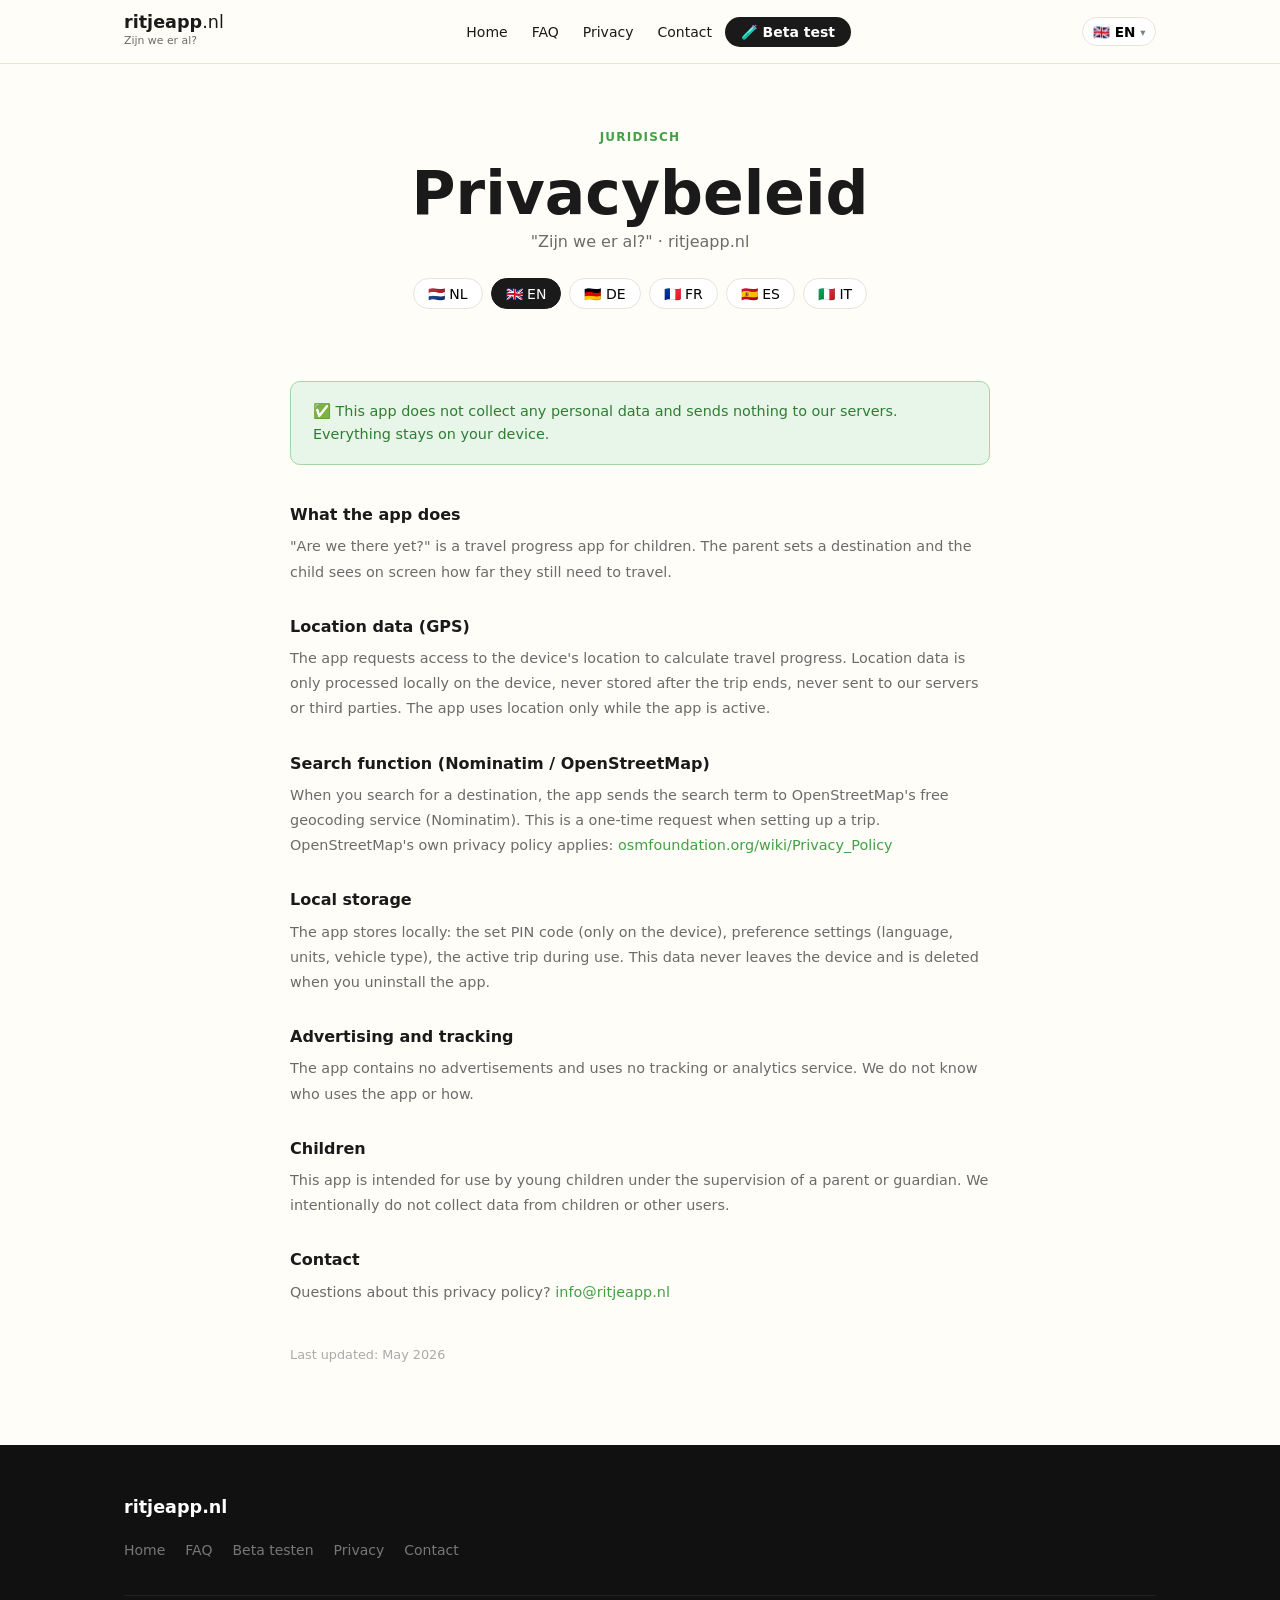
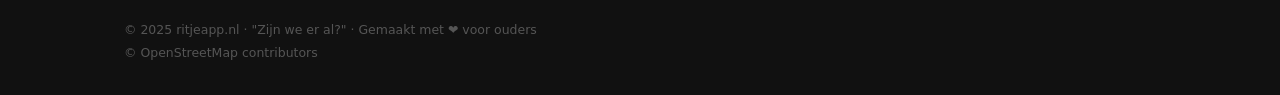
<file: privacy.html>
<!DOCTYPE html>
<html lang="nl">
<head>
  <script src="analytics.js"></script>
  <meta charset="UTF-8" />
  <meta name="viewport" content="width=device-width, initial-scale=1.0" />
  <title>Privacybeleid — "Zijn we er al?" | ritjeapp.nl</title>
  <meta name="description" content='Privacybeleid van "Zijn we er al?" — de reisapp voor kinderen.' />
  <link rel="canonical" href="https://www.ritjeapp.nl/privacy.html" />
  <meta property="og:title" content='Privacybeleid — ritjeapp.nl' />
  <meta property="og:url" content="https://www.ritjeapp.nl/privacy.html" />
  <meta property="og:type" content="website" />
  <link rel="icon" type="image/svg+xml" href="favicon.svg" />
  <link rel="icon" type="image/png" href="favicon.png" />
  <link rel="apple-touch-icon" href="favicon.png" />
  <link rel="stylesheet" href="styles.css" />
</head>
<body data-page="privacy">

<nav>
  <div class="nav-inner">
    <a href="index.html" class="nav-logo">
      <span class="logo-main">ritjeapp<span>.nl</span></span>
      <span class="logo-sub">Zijn we er al?</span>
    </a>
    <button class="nav-hamburger" id="hamburger" aria-label="Menu"><span></span><span></span><span></span></button>
    <ul class="nav-links" id="nav-links">
      <li><a href="index.html" data-i18n="nav.home">Home</a></li>
      <li><a href="faq.html" data-i18n="nav.faq">FAQ</a></li>
      <li><a href="privacy.html" data-i18n="nav.privacy">Privacy</a></li>
      <li><a href="contact.html" data-i18n="nav.contact">Contact</a></li>
      <li><a href="beta.html" class="nav-cta" data-i18n="nav.beta">🧪 Beta testen</a></li>
    </ul>
    <div id="lang-picker">
      <button id="lp-toggle" aria-label="Language"><span id="lp-flag">🇳🇱</span> <span id="lp-code">NL</span> <span class="lp-arrow">▾</span></button>
      <div id="lp-dropdown">
        <button class="lp-btn active" data-lang="nl">🇳🇱 NL</button>
        <button class="lp-btn" data-lang="en">🇬🇧 EN</button>
        <button class="lp-btn" data-lang="de">🇩🇪 DE</button>
        <button class="lp-btn" data-lang="fr">🇫🇷 FR</button>
        <button class="lp-btn" data-lang="es">🇪🇸 ES</button>
        <button class="lp-btn" data-lang="it">🇮🇹 IT</button>
      </div>
    </div>
  </div>
</nav>

<div class="container">
  <div class="privacy-hero">
    <p class="section-label">Juridisch</p>
    <h1>Privacybeleid</h1>
    <p style="color:var(--text-light);">"Zijn we er al?" · ritjeapp.nl</p>

    <div class="lang-switcher">
      <button class="lang-btn active" data-lang="nl">🇳🇱 NL</button>
      <button class="lang-btn" data-lang="en">🇬🇧 EN</button>
      <button class="lang-btn" data-lang="de">🇩🇪 DE</button>
      <button class="lang-btn" data-lang="fr">🇫🇷 FR</button>
      <button class="lang-btn" data-lang="es">🇪🇸 ES</button>
      <button class="lang-btn" data-lang="it">🇮🇹 IT</button>
    </div>
  </div>

  <!-- DUTCH -->
  <div class="privacy-content-section active" id="privacy-nl">
    <div class="privacy-notice">✅ Deze app verzamelt geen persoonlijke gegevens en stuurt niets naar onze servers. Alles blijft op jouw apparaat.</div>
    <div class="privacy-section">
      <h3>Wat de app doet</h3>
      <p>"Zijn we er al?" is een reis-voortgangsapp voor kinderen. De ouder stelt een bestemming in en het kind ziet op het scherm hoe ver jullie nog moeten rijden.</p>
    </div>
    <div class="privacy-section">
      <h3>Locatiegegevens (GPS)</h3>
      <p>De app vraagt toegang tot de locatie van het apparaat om de reisvoortgang te berekenen. Locatiedata wordt alleen lokaal op het apparaat verwerkt, nooit opgeslagen na afloop van de rit, nooit verstuurd naar onze servers of derden. De app gebruikt locatie uitsluitend terwijl de app actief is.</p>
    </div>
    <div class="privacy-section">
      <h3>Zoekfunctie (Nominatim / OpenStreetMap)</h3>
      <p>Als je een bestemming zoekt, stuurt de app de zoekterm naar de gratis geocoding-service van OpenStreetMap (Nominatim). Dit is een eenmalig verzoek bij het instellen van een rit. OpenStreetMap's eigen privacybeleid is van toepassing: <a href="https://osmfoundation.org/wiki/Privacy_Policy" target="_blank" rel="noopener">osmfoundation.org/wiki/Privacy_Policy</a></p>
    </div>
    <div class="privacy-section">
      <h3>Lokale opslag</h3>
      <p>De app slaat lokaal op: de ingestelde pincode (alleen op het apparaat), voorkeursinstellingen (taal, eenheden, voertuigtype), de actieve rit tijdens gebruik. Deze gegevens verlaten het apparaat nooit en worden verwijderd wanneer je de app verwijdert.</p>
    </div>
    <div class="privacy-section">
      <h3>Advertenties en tracking</h3>
      <p>De app bevat geen advertenties en maakt gebruik van geen enkele tracking- of analyticsdienst. Wij weten niet wie de app gebruikt of hoe.</p>
    </div>
    <div class="privacy-section">
      <h3>Kinderen</h3>
      <p>Deze app is bedoeld voor gebruik door jonge kinderen onder toezicht van een ouder of verzorger. Wij verzamelen bewust geen gegevens van kinderen of andere gebruikers.</p>
    </div>
    <div class="privacy-section">
      <h3>Contact</h3>
      <p>Vragen over dit privacybeleid? <a href="mailto:info@ritjeapp.nl">info@ritjeapp.nl</a></p>
    </div>
    <p class="privacy-updated">Laatst bijgewerkt: mei 2026</p>
  </div>

  <!-- ENGLISH -->
  <div class="privacy-content-section" id="privacy-en">
    <div class="privacy-notice">✅ This app does not collect any personal data and sends nothing to our servers. Everything stays on your device.</div>
    <div class="privacy-section">
      <h3>What the app does</h3>
      <p>"Are we there yet?" is a travel progress app for children. The parent sets a destination and the child sees on screen how far they still need to travel.</p>
    </div>
    <div class="privacy-section">
      <h3>Location data (GPS)</h3>
      <p>The app requests access to the device's location to calculate travel progress. Location data is only processed locally on the device, never stored after the trip ends, never sent to our servers or third parties. The app uses location only while the app is active.</p>
    </div>
    <div class="privacy-section">
      <h3>Search function (Nominatim / OpenStreetMap)</h3>
      <p>When you search for a destination, the app sends the search term to OpenStreetMap's free geocoding service (Nominatim). This is a one-time request when setting up a trip. OpenStreetMap's own privacy policy applies: <a href="https://osmfoundation.org/wiki/Privacy_Policy" target="_blank" rel="noopener">osmfoundation.org/wiki/Privacy_Policy</a></p>
    </div>
    <div class="privacy-section">
      <h3>Local storage</h3>
      <p>The app stores locally: the set PIN code (only on the device), preference settings (language, units, vehicle type), the active trip during use. This data never leaves the device and is deleted when you uninstall the app.</p>
    </div>
    <div class="privacy-section">
      <h3>Advertising and tracking</h3>
      <p>The app contains no advertisements and uses no tracking or analytics service. We do not know who uses the app or how.</p>
    </div>
    <div class="privacy-section">
      <h3>Children</h3>
      <p>This app is intended for use by young children under the supervision of a parent or guardian. We intentionally do not collect data from children or other users.</p>
    </div>
    <div class="privacy-section">
      <h3>Contact</h3>
      <p>Questions about this privacy policy? <a href="mailto:info@ritjeapp.nl">info@ritjeapp.nl</a></p>
    </div>
    <p class="privacy-updated">Last updated: May 2026</p>
  </div>

  <!-- GERMAN -->
  <div class="privacy-content-section" id="privacy-de">
    <div class="privacy-notice">✅ Diese App sammelt keine persönlichen Daten und sendet nichts an unsere Server. Alles bleibt auf Ihrem Gerät.</div>
    <div class="privacy-section">
      <h3>Was die App tut</h3>
      <p>"Sind wir schon da?" ist eine Reisefortschritts-App für Kinder. Der Elternteil gibt ein Ziel ein und das Kind sieht auf dem Bildschirm, wie weit sie noch fahren müssen.</p>
    </div>
    <div class="privacy-section">
      <h3>Standortdaten (GPS)</h3>
      <p>Die App fragt nach Zugriff auf den Standort des Geräts, um den Reisefortschritt zu berechnen. Standortdaten werden nur lokal auf dem Gerät verarbeitet, nie nach Abschluss der Fahrt gespeichert, nie an unsere Server oder Dritte gesendet. Die App verwendet den Standort ausschließlich, während die App aktiv ist.</p>
    </div>
    <div class="privacy-section">
      <h3>Suchfunktion (Nominatim / OpenStreetMap)</h3>
      <p>Wenn Sie ein Ziel suchen, sendet die App den Suchbegriff an den kostenlosen Geocoding-Dienst von OpenStreetMap (Nominatim). Dies ist eine einmalige Anfrage beim Einrichten einer Fahrt. Die Datenschutzerklärung von OpenStreetMap gilt: <a href="https://osmfoundation.org/wiki/Privacy_Policy" target="_blank" rel="noopener">osmfoundation.org/wiki/Privacy_Policy</a></p>
    </div>
    <div class="privacy-section">
      <h3>Lokale Speicherung</h3>
      <p>Die App speichert lokal: den eingestellten PIN-Code (nur auf dem Gerät), Einstellungspräferenzen (Sprache, Einheiten, Fahrzeugtyp), die aktive Fahrt während der Nutzung. Diese Daten verlassen das Gerät nie und werden gelöscht, wenn Sie die App deinstallieren.</p>
    </div>
    <div class="privacy-section">
      <h3>Werbung und Tracking</h3>
      <p>Die App enthält keine Werbung und verwendet keinen Tracking- oder Analysedienst. Wir wissen nicht, wer die App wie verwendet.</p>
    </div>
    <div class="privacy-section">
      <h3>Kinder</h3>
      <p>Diese App ist für die Nutzung durch kleine Kinder unter Aufsicht eines Elternteils oder Erziehungsberechtigten gedacht. Wir sammeln bewusst keine Daten von Kindern oder anderen Nutzern.</p>
    </div>
    <div class="privacy-section">
      <h3>Kontakt</h3>
      <p>Fragen zu dieser Datenschutzerklärung? <a href="mailto:info@ritjeapp.nl">info@ritjeapp.nl</a></p>
    </div>
    <p class="privacy-updated">Zuletzt aktualisiert: Mai 2026</p>
  </div>

  <!-- FRENCH -->
  <div class="privacy-content-section" id="privacy-fr">
    <div class="privacy-notice">✅ Cette application ne collecte aucune donnée personnelle et n'envoie rien à nos serveurs. Tout reste sur votre appareil.</div>
    <div class="privacy-section">
      <h3>Ce que fait l'application</h3>
      <p>"On est bientôt arrivés?" est une application de progression de voyage pour les enfants. Le parent définit une destination et l'enfant voit sur l'écran combien de chemin il reste à parcourir.</p>
    </div>
    <div class="privacy-section">
      <h3>Données de localisation (GPS)</h3>
      <p>L'application demande l'accès à la localisation de l'appareil pour calculer la progression du voyage. Les données de localisation ne sont traitées que localement sur l'appareil, jamais stockées après la fin du trajet, jamais envoyées à nos serveurs ou à des tiers. L'application utilise la localisation uniquement lorsqu'elle est active.</p>
    </div>
    <div class="privacy-section">
      <h3>Fonction de recherche (Nominatim / OpenStreetMap)</h3>
      <p>Lorsque vous recherchez une destination, l'application envoie le terme de recherche au service de géocodage gratuit d'OpenStreetMap (Nominatim). Il s'agit d'une requête unique lors de la configuration d'un trajet. La politique de confidentialité d'OpenStreetMap s'applique: <a href="https://osmfoundation.org/wiki/Privacy_Policy" target="_blank" rel="noopener">osmfoundation.org/wiki/Privacy_Policy</a></p>
    </div>
    <div class="privacy-section">
      <h3>Stockage local</h3>
      <p>L'application stocke localement: le code PIN défini (uniquement sur l'appareil), les préférences de paramètres (langue, unités, type de véhicule), le trajet actif pendant l'utilisation. Ces données ne quittent jamais l'appareil et sont supprimées lors de la désinstallation.</p>
    </div>
    <div class="privacy-section">
      <h3>Publicité et suivi</h3>
      <p>L'application ne contient pas de publicités et n'utilise aucun service de suivi ou d'analyse. Nous ne savons pas qui utilise l'application ni comment.</p>
    </div>
    <div class="privacy-section">
      <h3>Enfants</h3>
      <p>Cette application est destinée à être utilisée par de jeunes enfants sous la surveillance d'un parent ou d'un tuteur. Nous ne collectons délibérément aucune donnée sur les enfants ou autres utilisateurs.</p>
    </div>
    <div class="privacy-section">
      <h3>Contact</h3>
      <p>Des questions sur cette politique de confidentialité? <a href="mailto:info@ritjeapp.nl">info@ritjeapp.nl</a></p>
    </div>
    <p class="privacy-updated">Dernière mise à jour: mai 2026</p>
  </div>

  <!-- SPANISH -->
  <div class="privacy-content-section" id="privacy-es">
    <div class="privacy-notice">✅ Esta aplicación no recopila datos personales y no envía nada a nuestros servidores. Todo permanece en tu dispositivo.</div>
    <div class="privacy-section">
      <h3>Qué hace la aplicación</h3>
      <p>"¿Ya llegamos?" es una aplicación de progreso de viaje para niños. El padre establece un destino y el niño ve en la pantalla cuánto camino queda por recorrer.</p>
    </div>
    <div class="privacy-section">
      <h3>Datos de ubicación (GPS)</h3>
      <p>La aplicación solicita acceso a la ubicación del dispositivo para calcular el progreso del viaje. Los datos de ubicación solo se procesan localmente en el dispositivo, nunca se almacenan después del viaje, nunca se envían a nuestros servidores ni a terceros. La aplicación usa la ubicación únicamente mientras está activa.</p>
    </div>
    <div class="privacy-section">
      <h3>Función de búsqueda (Nominatim / OpenStreetMap)</h3>
      <p>Cuando buscas un destino, la aplicación envía el término de búsqueda al servicio de geocodificación gratuito de OpenStreetMap (Nominatim). Esta es una solicitud única al configurar un viaje. Se aplica la política de privacidad de OpenStreetMap: <a href="https://osmfoundation.org/wiki/Privacy_Policy" target="_blank" rel="noopener">osmfoundation.org/wiki/Privacy_Policy</a></p>
    </div>
    <div class="privacy-section">
      <h3>Almacenamiento local</h3>
      <p>La aplicación almacena localmente: el código PIN establecido (solo en el dispositivo), preferencias de configuración (idioma, unidades, tipo de vehículo), el viaje activo durante el uso. Estos datos nunca abandonan el dispositivo y se eliminan al desinstalar la aplicación.</p>
    </div>
    <div class="privacy-section">
      <h3>Publicidad y seguimiento</h3>
      <p>La aplicación no contiene anuncios y no utiliza ningún servicio de seguimiento o análisis. No sabemos quién usa la aplicación ni cómo.</p>
    </div>
    <div class="privacy-section">
      <h3>Niños</h3>
      <p>Esta aplicación está destinada al uso por niños pequeños bajo la supervisión de un padre o tutor. No recopilamos deliberadamente datos de niños u otros usuarios.</p>
    </div>
    <div class="privacy-section">
      <h3>Contacto</h3>
      <p>¿Preguntas sobre esta política de privacidad? <a href="mailto:info@ritjeapp.nl">info@ritjeapp.nl</a></p>
    </div>
    <p class="privacy-updated">Última actualización: mayo 2026</p>
  </div>

  <!-- ITALIAN -->
  <div class="privacy-content-section" id="privacy-it">
    <div class="privacy-notice">✅ Questa app non raccoglie dati personali e non invia nulla ai nostri server. Tutto rimane sul tuo dispositivo.</div>
    <div class="privacy-section">
      <h3>Cosa fa l'app</h3>
      <p>"Ci siamo quasi?" è un'app di progressione del viaggio per bambini. Il genitore imposta una destinazione e il bambino vede sullo schermo quanta strada manca ancora da percorrere.</p>
    </div>
    <div class="privacy-section">
      <h3>Dati di localizzazione (GPS)</h3>
      <p>L'app richiede l'accesso alla posizione del dispositivo per calcolare il progresso del viaggio. I dati di posizione vengono elaborati solo localmente sul dispositivo, mai archiviati al termine del viaggio, mai inviati ai nostri server o a terzi. L'app utilizza la posizione esclusivamente mentre è attiva.</p>
    </div>
    <div class="privacy-section">
      <h3>Funzione di ricerca (Nominatim / OpenStreetMap)</h3>
      <p>Quando cerchi una destinazione, l'app invia il termine di ricerca al servizio di geocodifica gratuito di OpenStreetMap (Nominatim). Si tratta di una richiesta una tantum durante la configurazione di un viaggio. Si applica l'informativa sulla privacy di OpenStreetMap: <a href="https://osmfoundation.org/wiki/Privacy_Policy" target="_blank" rel="noopener">osmfoundation.org/wiki/Privacy_Policy</a></p>
    </div>
    <div class="privacy-section">
      <h3>Archiviazione locale</h3>
      <p>L'app archivia localmente: il codice PIN impostato (solo sul dispositivo), le preferenze di impostazione (lingua, unità, tipo di veicolo), il viaggio attivo durante l'utilizzo. Questi dati non lasciano mai il dispositivo e vengono eliminati quando si disinstalla l'app.</p>
    </div>
    <div class="privacy-section">
      <h3>Pubblicità e tracciamento</h3>
      <p>L'app non contiene pubblicità e non utilizza alcun servizio di tracciamento o analisi. Non sappiamo chi usa l'app o come.</p>
    </div>
    <div class="privacy-section">
      <h3>Bambini</h3>
      <p>Questa app è destinata all'uso da parte di bambini piccoli sotto la supervisione di un genitore o tutore. Non raccogliamo deliberatamente dati di bambini o altri utenti.</p>
    </div>
    <div class="privacy-section">
      <h3>Contatto</h3>
      <p>Domande su questa informativa sulla privacy? <a href="mailto:info@ritjeapp.nl">info@ritjeapp.nl</a></p>
    </div>
    <p class="privacy-updated">Ultimo aggiornamento: maggio 2026</p>
  </div>

</div>

<footer>
  <div class="footer-inner">
    <div class="footer-logo">ritjeapp.nl</div>
    <ul class="footer-links">
      <li><a href="index.html">Home</a></li>
      <li><a href="faq.html">FAQ</a></li>
      <li><a href="beta.html">Beta testen</a></li>
      <li><a href="privacy.html">Privacy</a></li>
      <li><a href="contact.html">Contact</a></li>
    </ul>
    <div class="footer-copy">
      <span>© 2025 ritjeapp.nl · "Zijn we er al?" · Gemaakt met ❤️ voor ouders</span>
      <span>© OpenStreetMap contributors</span>
    </div>
  </div>
</footer>

<script src="translations.js"></script><script src="script.js"></script>
</body>
</html>
</file>
<file: styles.css>
:root {
  --red: #E53935;
  --green: #43A047;
  --orange: #FF8F00;
  --bg: #FFFDF7;
  --white: #ffffff;
  --text: #1a1a1a;
  --text-light: #6b6b6b;
  --border: #e8e4da;
  --shadow: 0 2px 12px rgba(0,0,0,0.07);
  --shadow-lg: 0 8px 32px rgba(0,0,0,0.12);
  --radius: 16px;
  --radius-sm: 10px;
  --nav-height: 64px;
  --max-width: 1080px;
  --gradient: linear-gradient(135deg, #E53935 0%, #FF8F00 50%, #43A047 100%);
}

*, *::before, *::after { box-sizing: border-box; margin: 0; padding: 0; }
html { scroll-behavior: smooth; }

body {
  font-family: -apple-system, BlinkMacSystemFont, 'Segoe UI', system-ui, sans-serif;
  background: var(--bg);
  color: var(--text);
  line-height: 1.6;
  font-size: 16px;
}

h1, h2, h3 { line-height: 1.2; font-weight: 800; }
h1 { font-size: clamp(2.25rem, 5vw, 3.75rem); }
h2 { font-size: clamp(1.6rem, 3vw, 2.25rem); }
h3 { font-size: 1.1rem; }

a { color: var(--green); text-decoration: none; }
a:hover { text-decoration: underline; }

.container { max-width: var(--max-width); margin: 0 auto; padding: 0 1.5rem; }

/* ── NAVIGATION ── */
nav {
  position: sticky; top: 0; z-index: 100;
  background: rgba(255,253,247,0.96);
  backdrop-filter: blur(12px);
  border-bottom: 1px solid var(--border);
  height: var(--nav-height);
}

.nav-inner {
  max-width: var(--max-width); margin: 0 auto; padding: 0 1.5rem;
  height: 100%; display: flex; align-items: center;
  justify-content: space-between; gap: 1.5rem;
}

.nav-logo { text-decoration: none; }
.nav-logo .logo-main { font-size: 1.1rem; font-weight: 800; color: var(--text); display: block; line-height: 1.1; }
.nav-logo .logo-main span { font-weight: 400; }
.nav-logo .logo-sub { font-size: 0.68rem; color: var(--text-light); display: block; }

.nav-links { display: flex; align-items: center; gap: 0.1rem; list-style: none; }
.nav-links a { color: var(--text); font-size: 0.875rem; padding: 0.45rem 0.7rem; border-radius: var(--radius-sm); transition: background 0.15s; text-decoration: none; white-space: nowrap; }
.nav-links a:hover { background: var(--border); }
.nav-cta { background: var(--text) !important; color: var(--white) !important; padding: 0.45rem 1rem !important; border-radius: 20px !important; font-weight: 600 !important; }
.nav-cta:hover { opacity: 0.85; background: var(--text) !important; }

.nav-hamburger { display: none; flex-direction: column; gap: 5px; cursor: pointer; padding: 0.5rem; background: none; border: none; }
.nav-hamburger span { display: block; width: 22px; height: 2px; background: var(--text); border-radius: 2px; transition: all 0.2s; }

@media (max-width: 720px) {
  .nav-hamburger { display: flex; }
  .nav-links {
    display: none; position: absolute; top: var(--nav-height); left: 0; right: 0;
    background: var(--white); border-bottom: 1px solid var(--border);
    padding: 1rem 1.5rem; flex-direction: column; align-items: flex-start;
    gap: 0.15rem; box-shadow: var(--shadow);
  }
  .nav-links.open { display: flex; }
  .nav-links a { width: 100%; padding: 0.7rem 1rem; }
}

/* ── FOOTER ── */
footer { background: #111; color: #aaa; padding: 3rem 0 2rem; }
.footer-inner { max-width: var(--max-width); margin: 0 auto; padding: 0 1.5rem; }
.footer-logo { font-size: 1.1rem; font-weight: 800; color: var(--white); margin-bottom: 1rem; }
.footer-links { display: flex; flex-wrap: wrap; gap: 0.4rem 1.25rem; list-style: none; margin-bottom: 2rem; }
.footer-links a { color: #777; font-size: 0.875rem; text-decoration: none; transition: color 0.15s; }
.footer-links a:hover { color: var(--white); }
.footer-copy { font-size: 0.78rem; color: #555; border-top: 1px solid #222; padding-top: 1.5rem; display: flex; flex-direction: column; gap: 0.2rem; }

/* ── BUTTONS ── */
.btn-primary {
  background: var(--text); color: var(--white);
  padding: 0.875rem 1.75rem; border-radius: 50px;
  font-weight: 700; font-size: 0.95rem; text-decoration: none;
  display: inline-flex; align-items: center; gap: 0.5rem;
  transition: transform 0.15s, box-shadow 0.15s;
  box-shadow: 0 4px 16px rgba(0,0,0,0.15);
}
.btn-primary:hover { transform: translateY(-1px); box-shadow: 0 6px 24px rgba(0,0,0,0.2); text-decoration: none; color: var(--white); }

.btn-secondary {
  background: var(--white); color: var(--text);
  padding: 0.875rem 1.75rem; border-radius: 50px;
  font-weight: 600; font-size: 0.95rem; text-decoration: none;
  border: 1.5px solid var(--border); display: inline-flex; align-items: center;
  gap: 0.5rem; transition: border-color 0.15s;
}
.btn-secondary:hover { border-color: var(--text); text-decoration: none; color: var(--text); }

/* ── HERO ── */
.hero { min-height: calc(100vh - var(--nav-height)); display: flex; align-items: center; padding: 4rem 0; }

.hero-inner {
  display: grid; grid-template-columns: 1fr auto;
  gap: 4rem; align-items: center;
}

.hero-content h1 { margin-bottom: 1.25rem; }

.hero-subline {
  font-size: 1.1rem; color: var(--text-light);
  margin-bottom: 2.5rem; max-width: 480px; line-height: 1.75;
}

.hero-buttons { display: flex; gap: 1rem; flex-wrap: wrap; margin-bottom: 1.25rem; }
.hero-meta { font-size: 0.82rem; color: var(--text-light); }

/* Phone mockup */
.phone-wrap { display: flex; justify-content: center; }

.phone {
  width: 175px; height: 330px;
  background: #1a1a1a; border-radius: 36px; padding: 12px;
  box-shadow: 0 0 0 2px #333, 0 24px 64px rgba(0,0,0,0.28);
  position: relative;
}
.phone::before {
  content: ''; position: absolute; top: 12px; left: 50%;
  transform: translateX(-50%);
  width: 38px; height: 5px; background: #333; border-radius: 3px; z-index: 2;
}

.phone-screen {
  width: 100%; height: 100%; background: var(--red);
  border-radius: 26px; position: relative; overflow: hidden;
}

.phone-fill {
  position: absolute; bottom: 0; left: 0; right: 0;
  background: var(--green); border-radius: 3px 3px 0 0;
  animation: fillup 3.5s ease-in-out infinite alternate;
}

.phone-car {
  position: absolute; left: 50%;
  transform: translateX(-50%);
  font-size: 1.4rem; line-height: 1; z-index: 2;
  filter: drop-shadow(0 2px 4px rgba(0,0,0,0.25));
  animation: carMove 3.5s ease-in-out infinite alternate;
}

@keyframes fillup { 0% { height: 18%; } 100% { height: 72%; } }
@keyframes carMove { 0% { bottom: calc(18% - 18px); } 100% { bottom: calc(72% - 18px); } }

@media (max-width: 720px) {
  .hero-inner { grid-template-columns: 1fr; text-align: center; gap: 2.5rem; }
  .hero-subline { margin: 0 auto 2.5rem; }
  .hero-buttons { justify-content: center; }
  .phone-wrap { order: -1; }
  .phone { width: 130px; height: 245px; }
}

/* ── HOW IT WORKS ── */
.how-section { background: var(--white); padding: 5rem 0; }

.section-label {
  font-size: 0.75rem; font-weight: 700; letter-spacing: 0.1em;
  text-transform: uppercase; color: var(--green); margin-bottom: 0.6rem;
}
.section-title { margin-bottom: 3rem; }

.steps { display: grid; grid-template-columns: repeat(3, 1fr); gap: 2.5rem; }

.step { display: flex; flex-direction: column; gap: 1rem; }
.step-number {
  width: 44px; height: 44px; border-radius: 50%;
  background: var(--gradient); color: white;
  font-size: 1.1rem; font-weight: 800;
  display: flex; align-items: center; justify-content: center; flex-shrink: 0;
}
.step h3 { font-size: 1.05rem; margin-bottom: 0.25rem; }
.step p { color: var(--text-light); font-size: 0.9rem; line-height: 1.65; }

@media (max-width: 700px) { .steps { grid-template-columns: 1fr; gap: 2rem; } }

/* ── FEATURES ── */
.features-section { padding: 5rem 0; }
.features-grid { display: grid; grid-template-columns: repeat(3, 1fr); gap: 1.25rem; }

.feature-card {
  background: var(--white); border-radius: var(--radius);
  padding: 1.625rem; border: 1px solid var(--border);
  transition: box-shadow 0.2s, transform 0.2s;
}
.feature-card:hover { box-shadow: var(--shadow-lg); transform: translateY(-2px); }
.feature-icon { font-size: 1.875rem; margin-bottom: 0.875rem; display: block; }
.feature-card h3 { margin-bottom: 0.4rem; font-size: 1rem; }
.feature-card p { color: var(--text-light); font-size: 0.875rem; line-height: 1.65; }

@media (max-width: 880px) { .features-grid { grid-template-columns: repeat(2, 1fr); } }
@media (max-width: 560px) { .features-grid { grid-template-columns: 1fr; } }

/* ── LANGUAGES ── */
.languages-section { background: var(--white); padding: 5rem 0; text-align: center; }
.lang-subtitle { color: var(--text-light); margin-bottom: 2.5rem; font-size: 0.95rem; }

.lang-grid {
  display: grid; grid-template-columns: repeat(3, 1fr);
  gap: 1rem; max-width: 640px; margin: 0 auto;
}
.lang-pill {
  background: var(--bg); border: 1px solid var(--border);
  border-radius: var(--radius-sm); padding: 1rem 0.75rem;
  display: flex; flex-direction: column; align-items: center; gap: 0.25rem;
}
.lang-pill .flag { font-size: 1.6rem; }
.lang-pill .lang-code { font-weight: 700; font-size: 0.8rem; }
.lang-pill .lang-phrase { font-size: 0.75rem; color: var(--text-light); font-style: italic; text-align: center; }

@media (max-width: 540px) { .lang-grid { grid-template-columns: repeat(2, 1fr); } }

/* ── DOWNLOAD ── */
.download-outer { padding: 0 1.5rem 5rem; }
.download-section {
  background: #111; color: var(--white);
  border-radius: 28px; padding: 4.5rem 2rem; text-align: center;
  max-width: var(--max-width); margin: 0 auto;
}
.download-section h2 { color: var(--white); margin-bottom: 0.75rem; }
.download-subtitle { color: #888; margin-bottom: 2.5rem; font-size: 1rem; }

.store-buttons { display: flex; gap: 1rem; justify-content: center; flex-wrap: wrap; margin-bottom: 1.5rem; }
.store-btn {
  background: rgba(255,255,255,0.08); color: var(--white);
  border: 1px solid rgba(255,255,255,0.15); border-radius: 14px;
  padding: 0.875rem 1.375rem;
  display: flex; align-items: center; gap: 0.75rem;
  text-decoration: none; transition: background 0.2s; font-weight: 500;
}
.store-btn:hover { background: rgba(255,255,255,0.15); text-decoration: none; color: var(--white); }
.store-btn .store-icon { font-size: 1.5rem; }
.store-btn .store-text { display: flex; flex-direction: column; align-items: flex-start; line-height: 1.2; }
.store-btn .store-label { font-size: 0.67rem; opacity: 0.6; text-transform: uppercase; letter-spacing: 0.04em; }
.store-btn .store-name { font-size: 0.95rem; font-weight: 700; }

.free-badge { display: inline-block; background: #22c55e; color: #fff; font-size: 0.78rem; font-weight: 700; padding: 0.3rem 0.9rem; border-radius: 99px; margin-bottom: 1.25rem; letter-spacing: 0.03em; }
.qr-section { display: flex; align-items: center; gap: 1.25rem; justify-content: center; margin-top: 2rem; padding-top: 2rem; border-top: 1px solid rgba(255,255,255,0.08); }
.qr-wrap svg { display: block; width: 96px; height: 96px; border-radius: 8px; background: #fff; padding: 6px; box-sizing: content-box; }
.qr-text { text-align: left; }
.qr-title { color: var(--white); font-weight: 600; font-size: 0.95rem; margin: 0 0 0.25rem; }
.qr-sub { color: #888; font-size: 0.8rem; margin: 0; }
@media (max-width: 540px) { .qr-section { display: none; } }
.download-beta { font-size: 0.875rem; color: #888; margin-bottom: 2rem; }
.download-beta a { color: var(--white); text-decoration: underline; }
.download-small { font-size: 0.72rem; color: #444; }

/* ── FAQ ── */
.page-hero { padding: 4rem 0 2.5rem; }
.page-hero h1 { margin-bottom: 0.75rem; }
.page-hero p { color: var(--text-light); font-size: 1rem; }

.faq-body { padding-bottom: 5rem; }
.faq-category-title {
  font-size: 0.72rem; font-weight: 700; text-transform: uppercase;
  letter-spacing: 0.1em; color: var(--green); padding: 2rem 0 0.75rem;
}

details {
  border: 1px solid var(--border); border-radius: var(--radius-sm);
  background: var(--white); margin-bottom: 0.5rem; overflow: hidden;
}
details[open] { box-shadow: var(--shadow); }

summary {
  padding: 1.125rem 1.375rem; cursor: pointer;
  font-weight: 600; font-size: 0.9rem; list-style: none;
  display: flex; justify-content: space-between; align-items: center;
  gap: 1rem; user-select: none;
}
summary::-webkit-details-marker { display: none; }
summary::after { content: '+'; font-size: 1.25rem; font-weight: 300; color: var(--text-light); flex-shrink: 0; transition: transform 0.2s; }
details[open] summary::after { transform: rotate(45deg); }

.faq-answer {
  padding: 0 1.375rem 1.125rem; color: var(--text-light);
  font-size: 0.875rem; line-height: 1.75;
  border-top: 1px solid var(--border); padding-top: 0.875rem;
}

.faq-contact {
  text-align: center; padding: 2.5rem;
  background: var(--white); border-radius: var(--radius);
  border: 1px solid var(--border); margin-top: 3rem;
  color: var(--text-light); font-size: 0.9rem;
}
.faq-contact a { font-weight: 700; color: var(--text); }

/* ── BETA ── */
.beta-hero { padding: 4rem 0 2.5rem; text-align: center; }

.badge {
  display: inline-block; background: #FFF8E1; color: #E65100;
  border: 1px solid #FFD54F; border-radius: 20px;
  padding: 0.3rem 0.9rem; font-size: 0.82rem; font-weight: 700; margin-bottom: 1.25rem;
}

.beta-layout {
  display: grid; grid-template-columns: 1fr 1fr;
  gap: 3.5rem; padding-bottom: 5rem; align-items: start;
}

.beta-form-wrap {
  background: var(--white); border-radius: var(--radius);
  padding: 2.25rem; border: 1px solid var(--border); box-shadow: var(--shadow);
}

.form-group { margin-bottom: 1.1rem; }
label { display: block; font-weight: 600; font-size: 0.85rem; margin-bottom: 0.35rem; }

input, select, textarea {
  width: 100%; padding: 0.7rem 0.9rem;
  border: 1.5px solid var(--border); border-radius: var(--radius-sm);
  font-size: 0.9rem; font-family: inherit; background: var(--bg);
  color: var(--text); transition: border-color 0.15s; appearance: none;
}
input:focus, select:focus { outline: none; border-color: var(--green); }

.device-buttons { display: flex; gap: 0.5rem; }
.device-btn {
  flex: 1; padding: 0.65rem 0.5rem;
  border: 1.5px solid var(--border); border-radius: var(--radius-sm);
  background: var(--bg); cursor: pointer; font-size: 0.85rem;
  font-family: inherit; font-weight: 500; text-align: center; transition: all 0.15s;
}
.device-btn.active { background: var(--text); color: var(--white); border-color: var(--text); }

.btn-submit {
  width: 100%; padding: 0.95rem; background: var(--gradient);
  color: var(--white); border: none; border-radius: 50px;
  font-size: 0.95rem; font-weight: 700; cursor: pointer;
  margin-top: 0.75rem; transition: opacity 0.2s, transform 0.15s; font-family: inherit;
}
.btn-submit:hover { opacity: 0.9; transform: translateY(-1px); }

.form-disclaimer { font-size: 0.78rem; color: var(--text-light); text-align: center; margin-top: 0.875rem; }

.beta-success { display: none; text-align: center; padding: 2.5rem 1rem; }
.success-icon { font-size: 3.5rem; margin-bottom: 1rem; display: block; }
.beta-success h2 { margin-bottom: 0.75rem; }
.beta-success p { color: var(--text-light); font-size: 0.95rem; }

.beta-benefits { display: flex; flex-direction: column; gap: 1.5rem; }
.benefit-item { display: flex; gap: 1rem; align-items: flex-start; }
.benefit-icon { font-size: 1.625rem; flex-shrink: 0; margin-top: 0.1rem; }
.benefit-item h3 { font-size: 0.95rem; margin-bottom: 0.2rem; }
.benefit-item p { font-size: 0.875rem; color: var(--text-light); line-height: 1.6; }

.beta-ask {
  margin-top: 2rem; padding: 1.125rem;
  background: var(--white); border-radius: var(--radius-sm);
  border: 1px solid var(--border); font-size: 0.875rem;
  color: var(--text-light); font-style: italic; line-height: 1.65;
}

@media (max-width: 720px) { .beta-layout { grid-template-columns: 1fr; gap: 2rem; } }

/* ── PRIVACY ── */
.privacy-hero { padding: 4rem 0 2rem; text-align: center; }

.lang-switcher {
  display: flex; gap: 0.5rem; justify-content: center;
  flex-wrap: wrap; margin: 1.5rem 0 2.5rem;
}
.lang-btn {
  padding: 0.4rem 0.875rem; border: 1.5px solid var(--border);
  border-radius: 20px; background: var(--white); cursor: pointer;
  font-size: 0.875rem; font-family: inherit; transition: all 0.15s;
  display: flex; align-items: center; gap: 0.35rem;
}
.lang-btn.active { background: var(--text); color: var(--white); border-color: var(--text); }

.privacy-content-section { display: none; max-width: 700px; margin: 0 auto; padding-bottom: 5rem; }
.privacy-content-section.active { display: block; }

.privacy-notice {
  background: #E8F5E9; border: 1px solid #A5D6A7; border-radius: var(--radius-sm);
  padding: 1.125rem 1.375rem; margin-bottom: 2.5rem;
  font-size: 0.9rem; color: #2E7D32; display: flex; gap: 0.625rem; align-items: flex-start;
}

.privacy-section { margin-bottom: 2rem; }
.privacy-section h3 { margin-bottom: 0.625rem; font-size: 1rem; }
.privacy-section p { color: var(--text-light); font-size: 0.9rem; line-height: 1.75; }
.privacy-section a { color: var(--green); }

.privacy-updated { font-size: 0.8rem; color: #aaa; margin-top: 2.5rem; }

/* ── LANG PICKER ── */
#lang-picker { position: relative; }
#lp-toggle {
  display: flex; align-items: center; gap: 0.3rem;
  padding: 0.35rem 0.6rem; border: 1.5px solid var(--border);
  border-radius: 20px; background: var(--white); cursor: pointer;
  font-size: 0.85rem; font-family: inherit; font-weight: 600;
  transition: border-color 0.15s;
}
#lp-toggle:hover { border-color: var(--text); }
.lp-arrow { font-size: 0.65rem; opacity: 0.5; }
#lp-dropdown {
  display: none; position: absolute; top: calc(100% + 8px); right: 0;
  background: var(--white); border: 1px solid var(--border);
  border-radius: var(--radius-sm); box-shadow: var(--shadow-lg);
  padding: 0.4rem; z-index: 200; min-width: 90px;
}
#lp-dropdown.open { display: block; }
.lp-btn {
  display: flex; align-items: center; gap: 0.4rem;
  width: 100%; padding: 0.45rem 0.7rem; border: none;
  background: none; cursor: pointer; font-size: 0.85rem;
  font-family: inherit; border-radius: 6px; white-space: nowrap;
  transition: background 0.12s;
}
.lp-btn:hover { background: var(--bg); }
.lp-btn.active { font-weight: 700; }

/* ── CONTACT ── */
.contact-wrap {
  min-height: calc(100vh - var(--nav-height) - 180px);
  display: flex; align-items: center; justify-content: center; padding: 4rem 1.5rem;
}
.contact-card {
  background: var(--white); border-radius: var(--radius);
  padding: 3.5rem 3rem; text-align: center;
  border: 1px solid var(--border); box-shadow: var(--shadow);
  max-width: 440px; width: 100%;
}
.contact-icon { font-size: 2.75rem; margin-bottom: 1.375rem; display: block; }
.contact-card h1 { font-size: 1.875rem; margin-bottom: 0.875rem; }
.contact-card > p { color: var(--text-light); margin-bottom: 1.5rem; font-size: 0.95rem; }
.contact-email-btn {
  display: inline-block; background: var(--gradient); color: var(--white);
  padding: 0.875rem 2rem; border-radius: 50px; font-weight: 700;
  font-size: 0.95rem; text-decoration: none; margin-bottom: 1rem; transition: opacity 0.2s;
}
.contact-email-btn:hover { opacity: 0.88; text-decoration: none; color: var(--white); }
.contact-response { font-size: 0.82rem; color: var(--text-light); }

.contact-success-state {
  display: none;
  text-align: center;
  padding: 2rem 0 1rem;
  animation: fadeUp 0.4s ease;
}
.contact-success-state .success-icon { font-size: 3rem; display: block; margin-bottom: 1rem; }
.contact-success-state h2 { margin-bottom: 0.5rem; }
.contact-success-state p { color: var(--text-light); font-size: 0.95rem; }

@keyframes fadeUp {
  from { opacity: 0; transform: translateY(12px); }
  to   { opacity: 1; transform: translateY(0); }
}
</file>
